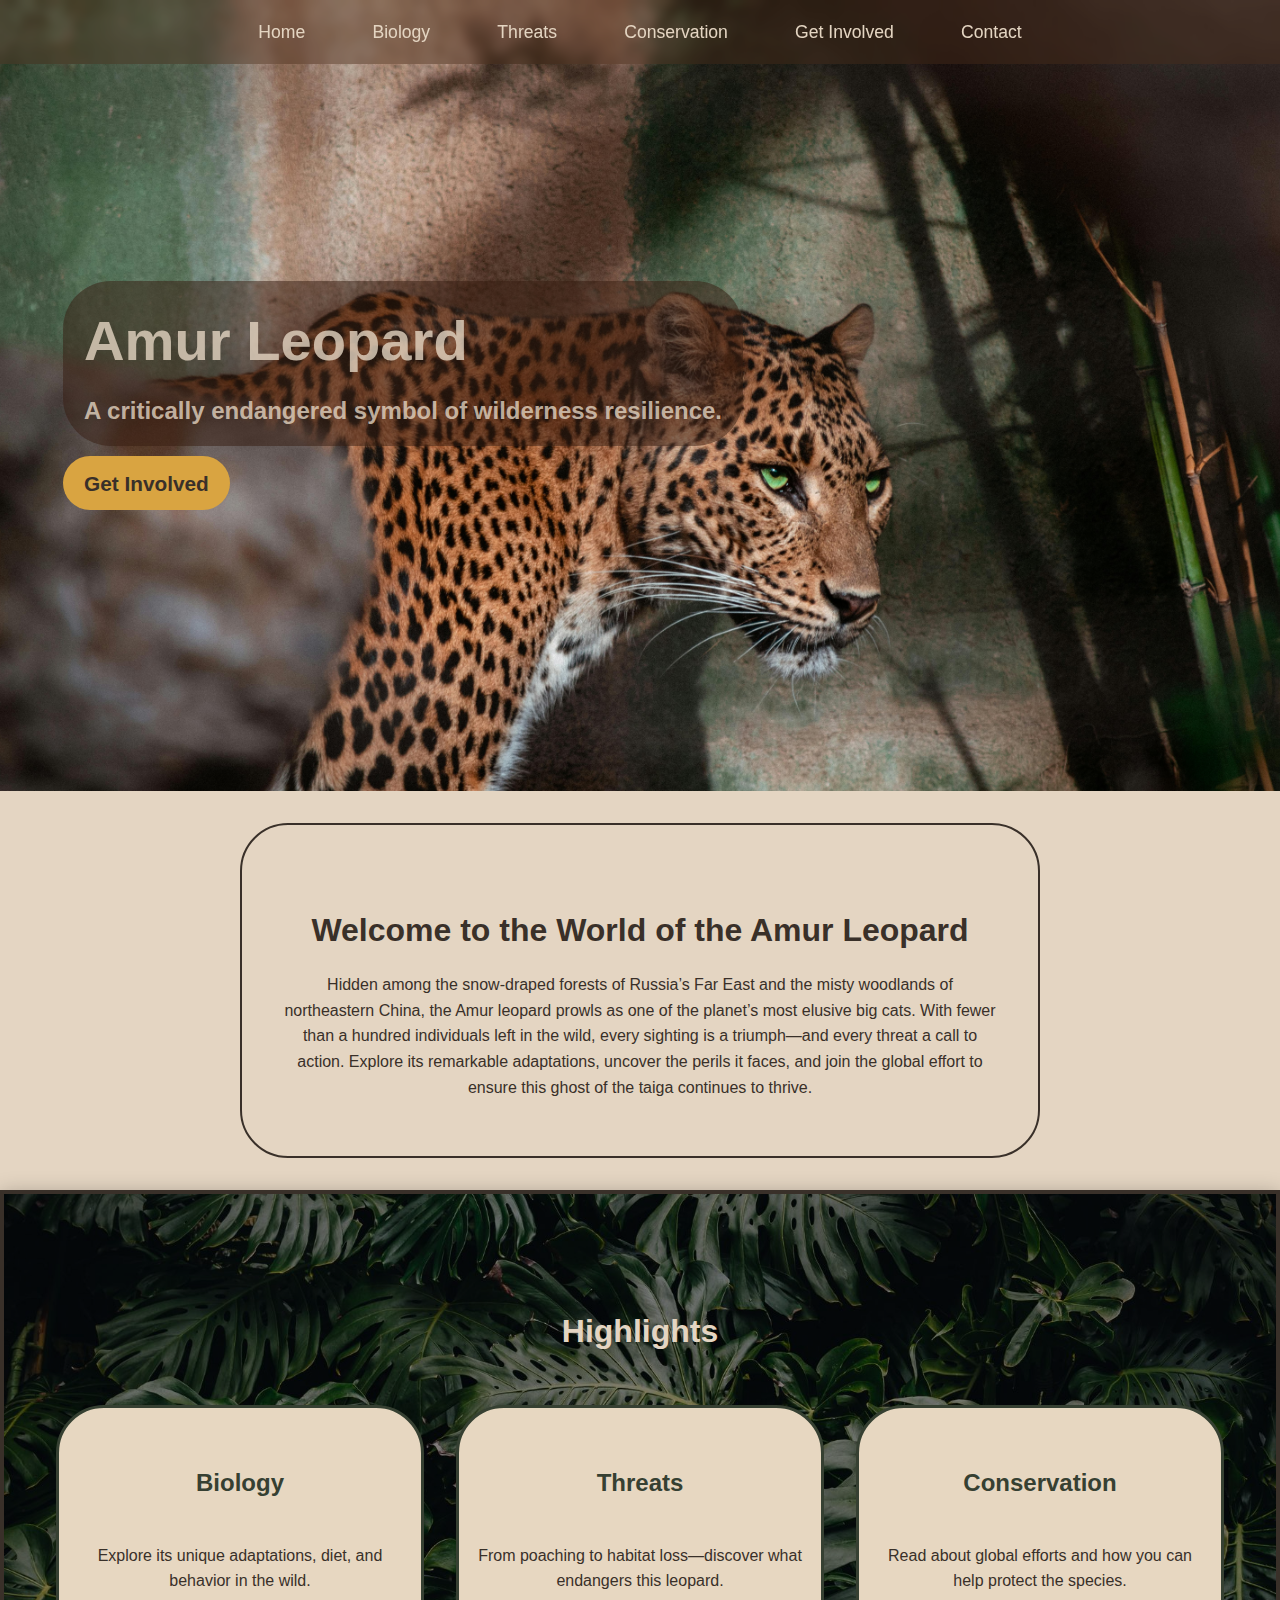
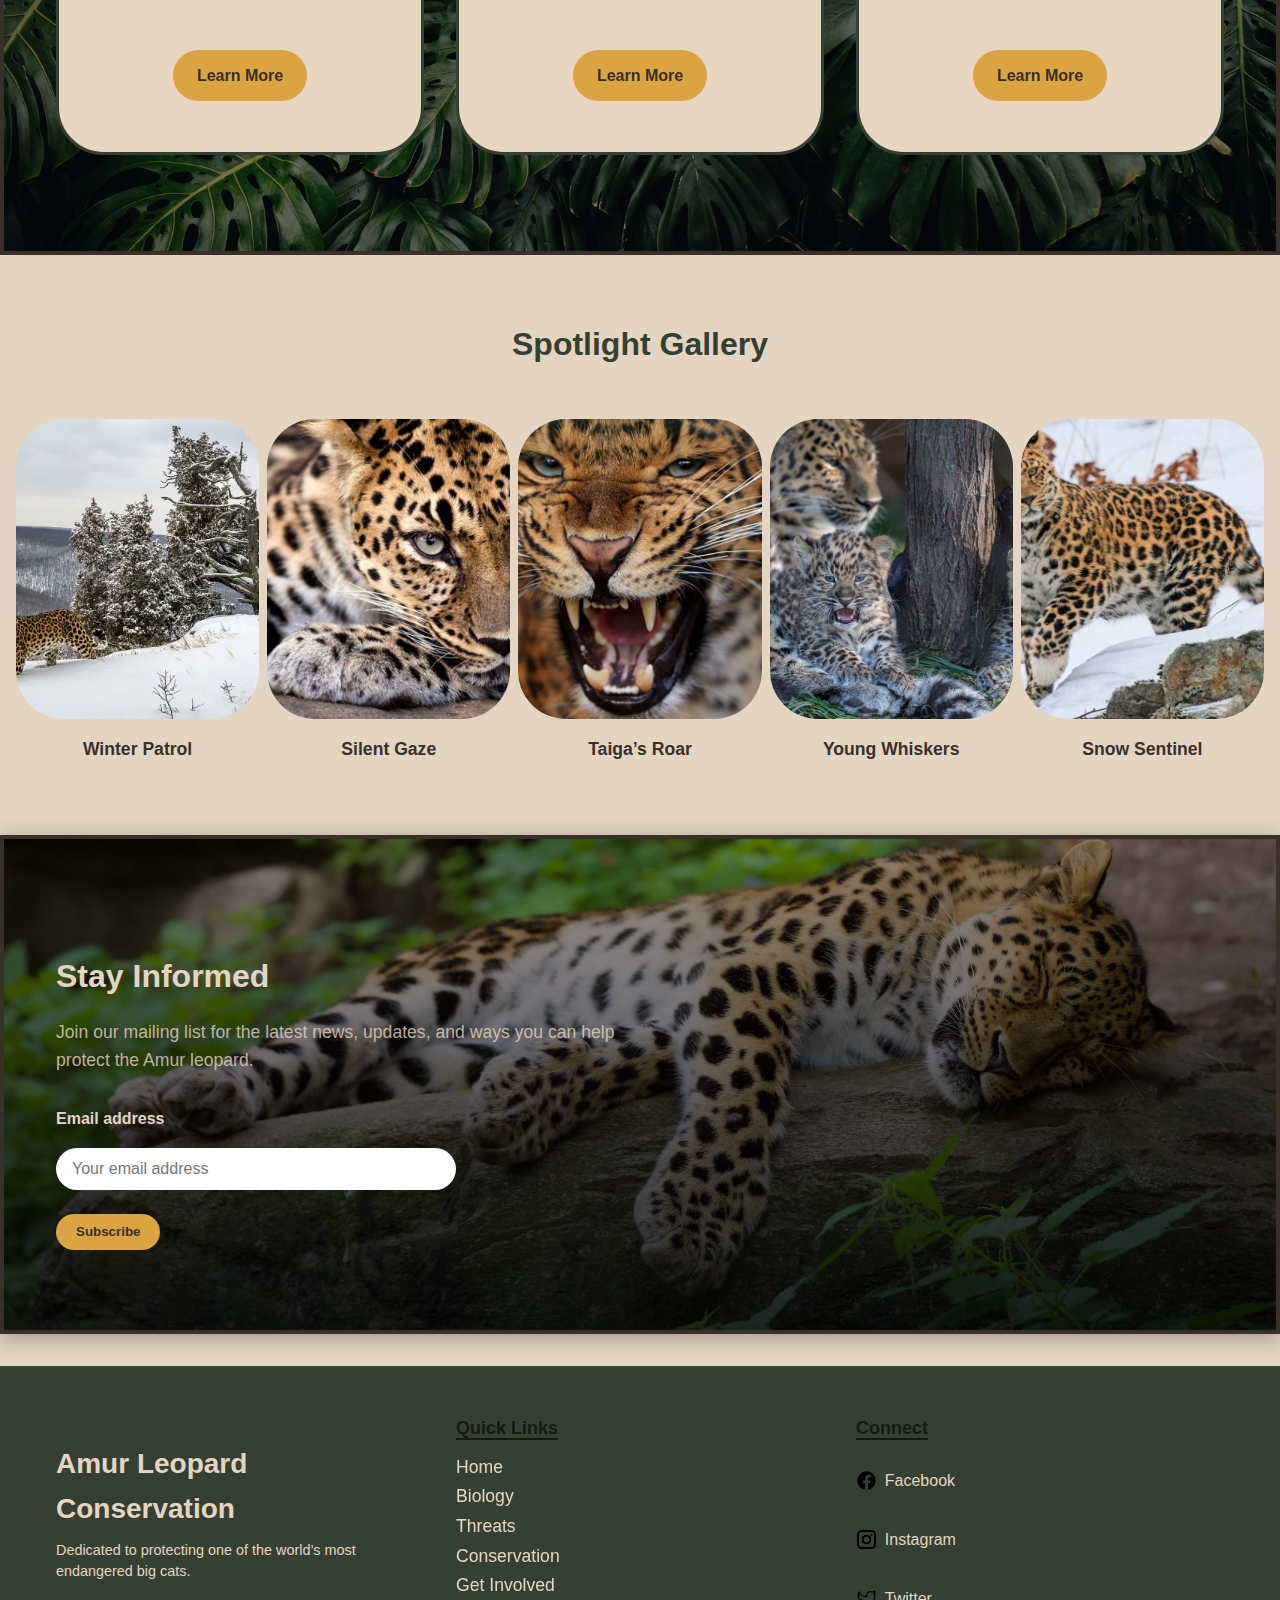
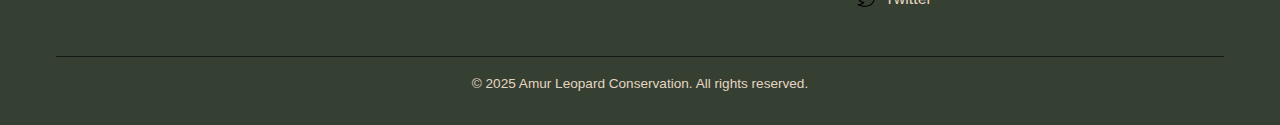
<file: index.html>
<!DOCTYPE html>
<html lang="en">
<head>
    <meta charset="UTF-8" />
    <meta http-equiv="X-UA-Compatible" content="IE=edge" />
    <meta name="viewport" content="width=device-width, initial-scale=1.0" />
    <title>Amur Leopard (Panthera pardus orientalis) – Home</title>
    <link rel="stylesheet" href="css/style.css" />
</head>
<body>

<!-- Navigation -->
<nav id="main-nav" aria-label="Primary">
    <!-- Hamburger toggle (hidden on desktop) -->
    <input type="checkbox" id="nav-toggle" class="nav-toggle" />
    <label for="nav-toggle" class="nav-toggle-label">
        <span></span>
    </label>
    <ul class="nav-menu">
        <li><a href="index.html">Home</a></li>
        <li><a href="pages/biology.html">Biology</a></li>
        <li><a href="pages/threats.html">Threats</a></li>
        <li><a href="pages/conservation.html">Conservation</a></li>
        <li><a href="pages/get-involved.html">Get Involved</a></li>
        <li><a href="pages/contact.html">Contact</a></li>
    </ul>
</nav>

<!-- Hero Section -->
<section class="hero">
    <div class="hero-overlay"></div>
    <div class="hero-text">
        <div class="hero-heading">
            <h1>Amur Leopard</h1>
            <h2>A critically endangered symbol of wilderness resilience.</h2>
        </div>
        <a href="pages/get-involved.html" class="btn">Get Involved</a>
    </div>
</section>

<!-- Main Content -->
<main>

    <!-- 1. Intro -->
    <section id="intro" class="intro">
        <div class="container">
            <h2>Welcome to the World of the Amur Leopard</h2>
            <p>
                Hidden among the snow-draped forests of Russia’s Far East and the misty
                woodlands of northeastern China, the Amur leopard prowls as one of the
                planet’s most elusive big cats. With fewer than a hundred individuals
                left in the wild, every sighting is a triumph—and every threat a call to
                action. Explore its remarkable adaptations, uncover the perils it faces,
                and join the global effort to ensure this ghost of the taiga continues
                to thrive.
            </p>
        </div>
    </section>

    <!-- 2. Highlights -->
    <section id="highlights">
        <div class="container">
            <h2 class="section-title">Highlights</h2>
            <div class="highlights-grid">
                <div class="card">
                    <h3>Biology</h3>
                    <p>Explore its unique adaptations, diet, and behavior in the wild.</p>
                    <a href="pages/biology.html" class="btn">Learn More</a>
                </div>
                <div class="card">
                    <h3>Threats</h3>
                    <p>From poaching to habitat loss—discover what endangers this leopard.</p>
                    <a href="pages/threats.html" class="btn">Learn More</a>
                </div>
                <div class="card">
                    <h3>Conservation</h3>
                    <p>Read about global efforts and how you can help protect the species.</p>
                    <a href="pages/conservation.html" class="btn">Learn More</a>
                </div>
            </div>
        </div>
    </section>

    <!-- 3. Spotlight Gallery -->
    <section id="spotlight-gallery">
        <div class="container">
            <h2 class="section-title">Spotlight Gallery</h2>
            <div class="gallery-grid">

                <a href="images/snow.jpg" target="_blank" class="gallery-item">
                    <img src="images/snow.jpg" alt="Amur leopard in snow">
                    <h3>Winter Patrol</h3>
                </a>

                <a href="images/front.jpg" target="_blank" class="gallery-item">
                    <img src="images/front.jpg" alt="Close-up portrait of an Amur leopard">
                    <h3>Silent Gaze</h3>
                </a>

                <a href="images/attack.jpg" target="_blank" class="gallery-item">
                    <img src="images/attack.jpg" alt="Leopard ready to attack">
                    <h3>Taiga’s Roar</h3>
                </a>

                <a href="images/family.jpg" target="_blank" class="gallery-item">
                    <img src="images/family.jpg" alt="Leopard with cubs">
                    <h3>Young Whiskers</h3>
                </a>

                <a href="images/winter.jpg" target="_blank" class="gallery-item">
                    <img src="images/winter.jpg" alt="Leopard in winter snow">
                    <h3>Snow Sentinel</h3>
                </a>

            </div>
        </div>
    </section>

    <!-- 4. Newsletter Section -->
    <section id="newsletter" class="newsletter">
        <div class="container">
            <h2 class="section-title">Stay Informed</h2>
            <p class="newsletter-text">
                Join our mailing list for the latest news, updates, and ways you can help
                protect the Amur leopard.
            </p>
            <form class="newsletter-form" action="#" method="post">
                <label for="email-newsletter" class="sr-only">Email address</label>
                <input
                        type="email"
                        id="email-newsletter"
                        name="email"
                        placeholder="Your email address"
                        required
                />
                <button type="submit" class="btn">Subscribe</button>
            </form>
        </div>
    </section>

</main>

<!-- Footer -->
<footer id="site-footer">
    <div class="container">
        <div class="footer-grid">

            <!-- Branding/About -->
            <div class="footer-brand">
                <h3>Amur Leopard Conservation</h3>
                <p>Dedicated to protecting one of the world’s most endangered big cats.</p>
            </div>

            <!-- Quick Links -->
            <nav class="footer-nav">
                <h4>Quick Links</h4>
                <ul>
                    <li><a href="index.html">Home</a></li>
                    <li><a href="pages/biology.html">Biology</a></li>
                    <li><a href="pages/threats.html">Threats</a></li>
                    <li><a href="pages/conservation.html">Conservation</a></li>
                    <li><a href="pages/get-involved.html">Get Involved</a></li>
                </ul>
            </nav>

            <!-- Social / Contact -->
            <div class="footer-social">
                <h4>Connect</h4>
                <ul>
                    <li>
                        <a href="#" aria-label="Facebook">
                            <img src="images/facebook.png" alt="" />
                            <span>Facebook</span>
                        </a>
                    </li>
                    <li>
                        <a href="#" aria-label="Instagram">
                            <img src="images/instagram.png" alt="" />
                            <span>Instagram</span>
                        </a>
                    </li>
                    <li>
                        <a href="#" aria-label="Twitter">
                            <img src="images/twitter.png" alt="" />
                            <span>Twitter</span>
                        </a>
                    </li>
                </ul>
            </div>

        </div>

        <!-- Bottom bar -->
        <div class="footer-bottom">
            <p>&copy; 2025 Amur Leopard Conservation. All rights reserved.</p>
        </div>
    </div>
</footer>

</body>
</html>
</file>
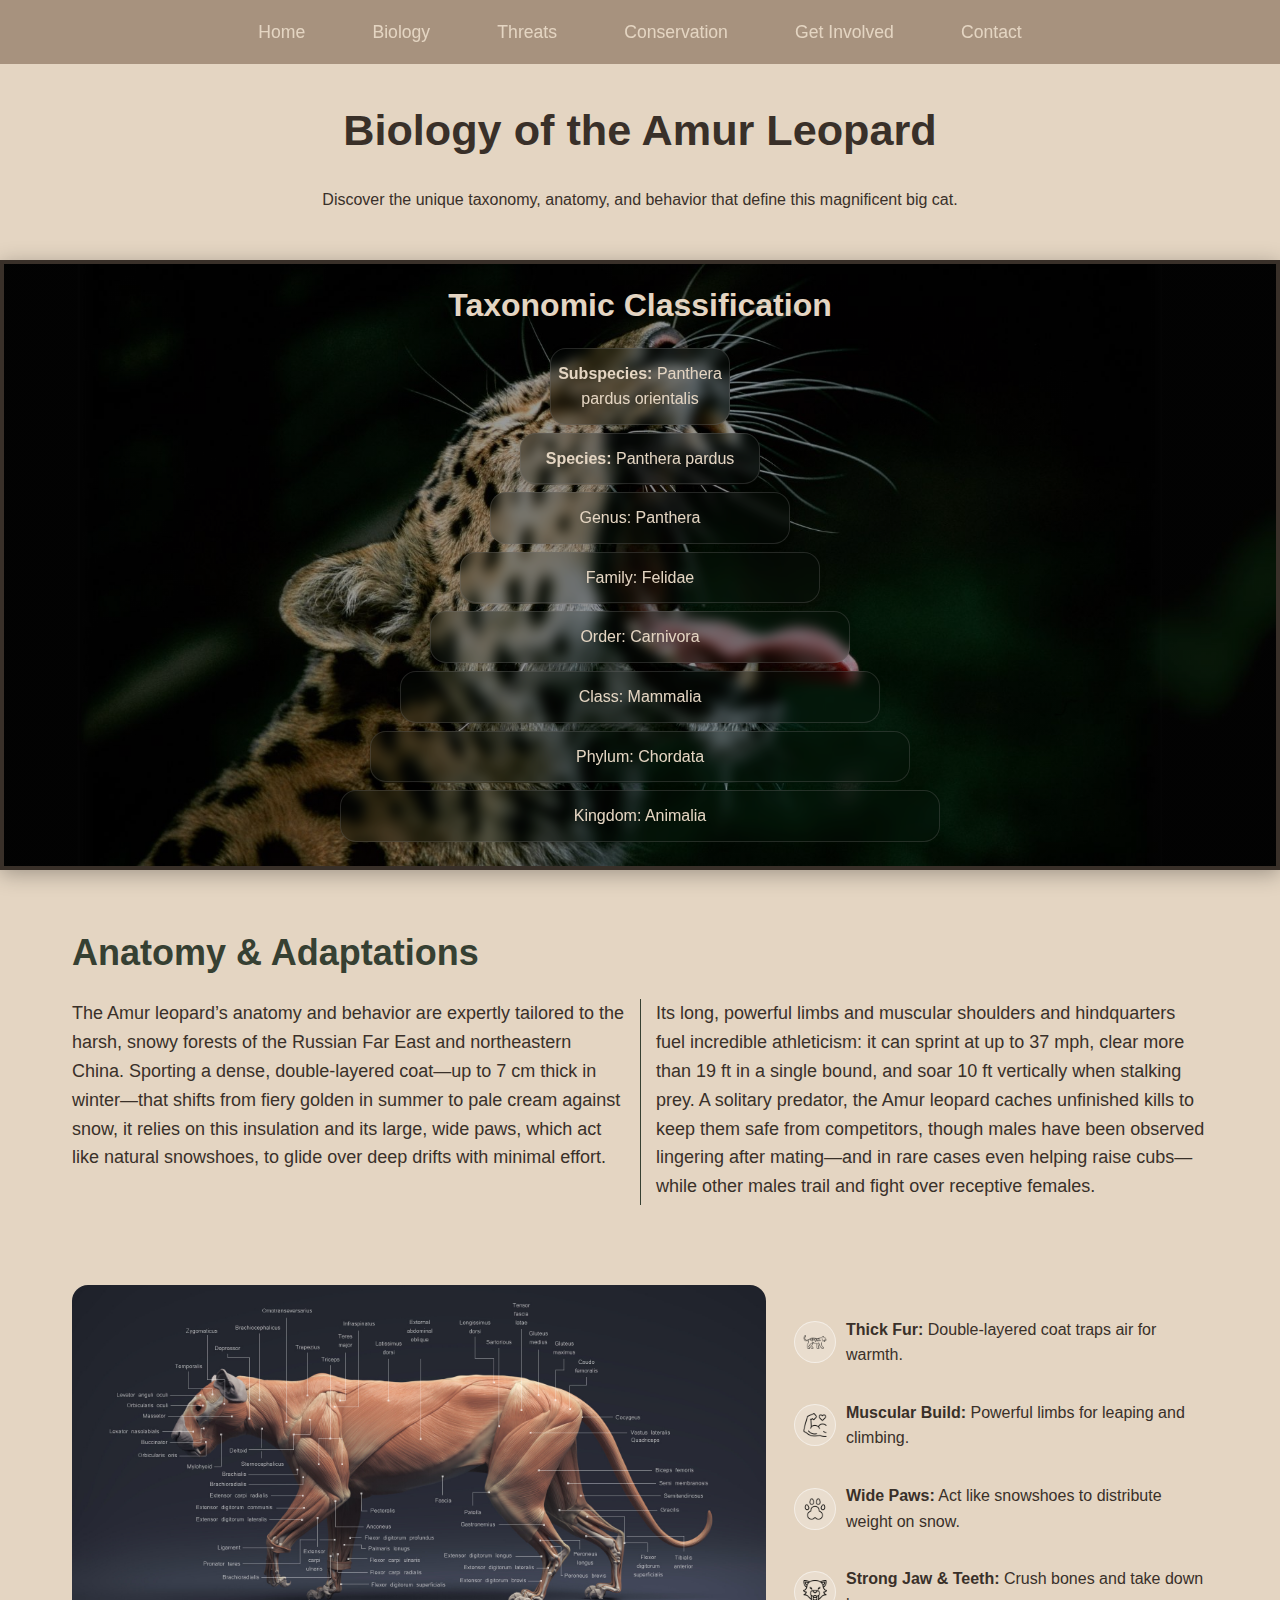
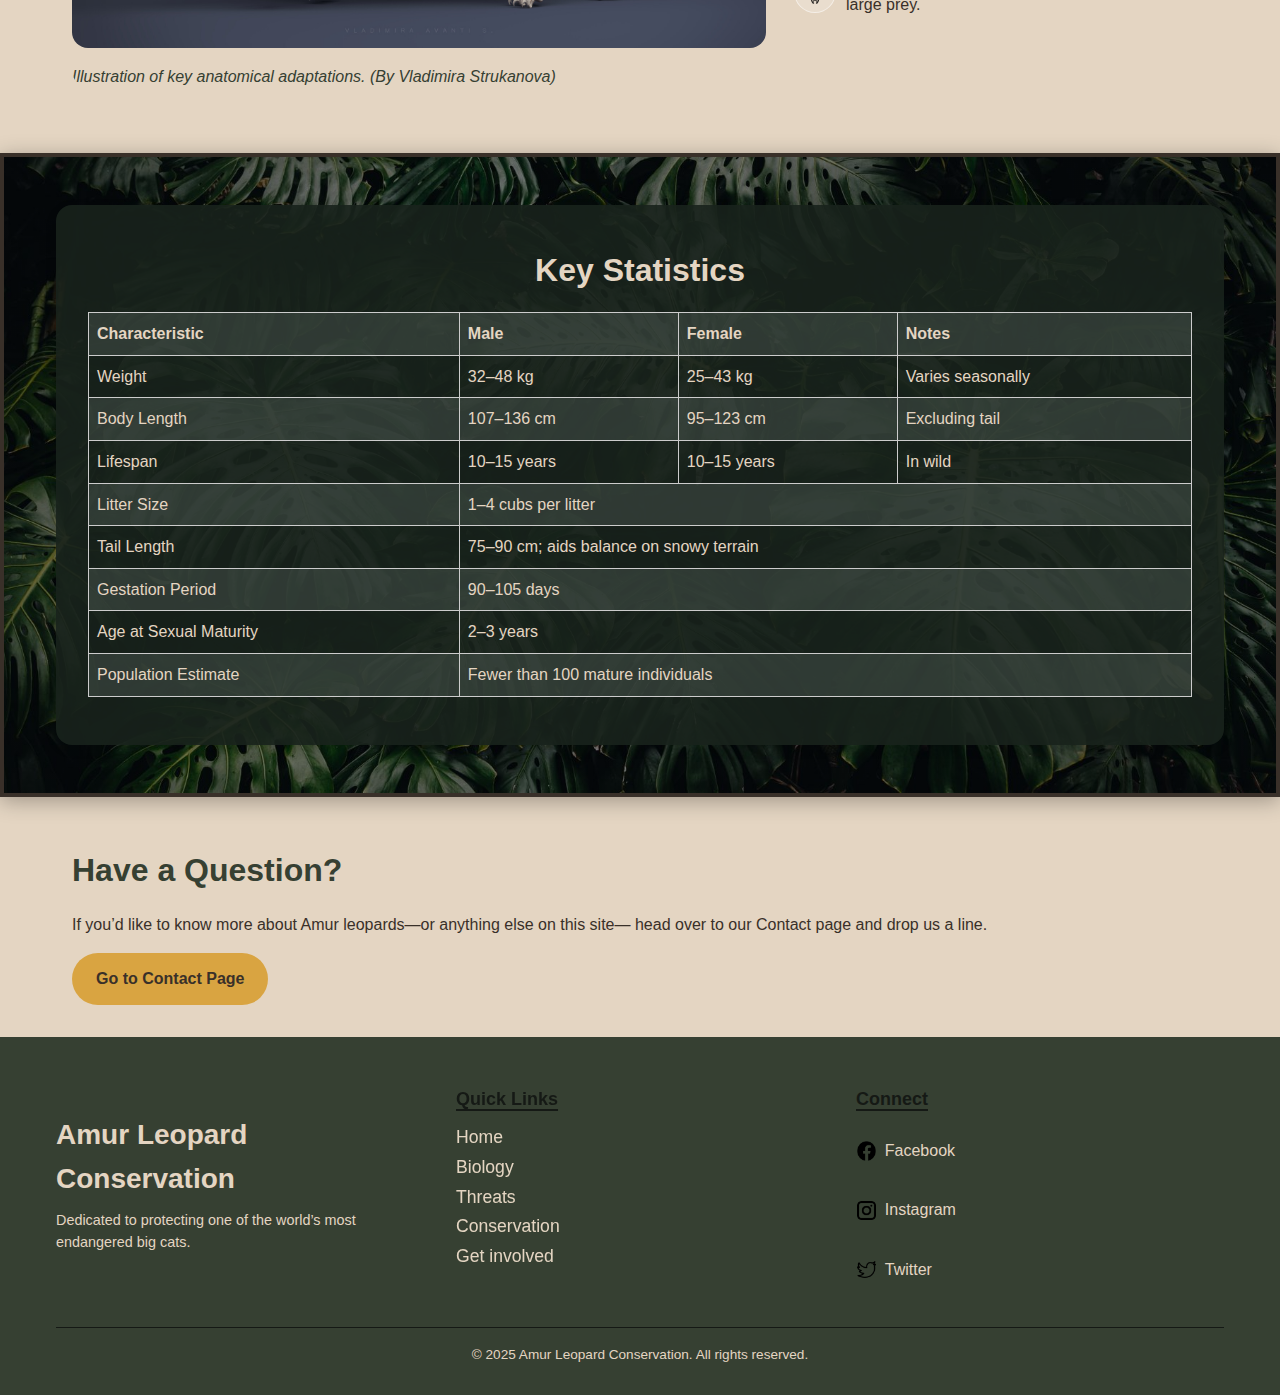
<file: pages/biology.html>
<!DOCTYPE html>
<html lang="en">
<head>
    <meta charset="UTF-8" />
    <meta http-equiv="X-UA-Compatible" content="IE=edge" />
    <meta name="viewport" content="width=device-width, initial-scale=1.0" />
    <title>Biology - Amur Leopard Conservation</title>
    <!-- External CSS -->
    <link rel="stylesheet" href="../css/style.css" />

    <!-- Internal CSS table styling and form layout-->
    <style>
        /* Internal CSS:  */
        #biology-table {
            width: 100%;
            border-collapse: collapse;
            margin: 1em 0;
        }
        #biology-table th,
        #biology-table td {
            border: 1px solid #ccc;
            padding: 0.5em;
            text-align: left;
        }
        #question-form {
            margin: 2em 0;
            display: flex;
            flex-direction: column;
        }
        #question-form label {
            margin-bottom: 0.5em;
        }
        #question-form input,
        #question-form textarea {
            padding: 0.5em;
            font-size: 1em;
            margin-bottom: 1em;
            max-width: 400px;
        }
        .intro {
            margin-top: calc(var(--nav-height) + 20px);
        }
    </style>
</head>
<body>
<!-- Header with blur effect -->
<header>
    <nav id="main-nav" aria-label="Primary">
        <!-- Hamburger toggle (hidden on desktop) -->
        <input type="checkbox" id="nav-toggle" class="nav-toggle" />
        <label for="nav-toggle" class="nav-toggle-label">
            <span></span>
        </label>
        <ul class="nav-menu">
            <li><a href="../index.html">Home</a></li>
            <li><a href="biology.html" aria-current="page">Biology</a></li>
            <li><a href="threats.html">Threats</a></li>
            <li><a href="conservation.html">Conservation</a></li>
            <li><a href="get-involved.html">Get Involved</a></li>
            <li><a href="contact.html">Contact</a></li>
        </ul>
    </nav>
</header>

<main>
    <!-- Section Header: title + subtitle -->
    <section class="section-header container">
        <h1>Biology of the Amur Leopard</h1>
        <p>Discover the unique taxonomy, anatomy, and behavior that define this magnificent big cat.</p>
    </section>

    <!-- Taxonomy “Bleed” Section -->
    <section id="taxonomy-bleed">
        <div class="container">
            <div class="taxonomy-pyramid-card">
                <h2>Taxonomic Classification</h2>
                <div class="taxonomy-pyramid">
                    <div class="pyramid-level" style="--w:100%">Kingdom: Animalia</div>
                    <div class="pyramid-level" style="--w:90%">Phylum: Chordata</div>
                    <div class="pyramid-level" style="--w:80%">Class: Mammalia</div>
                    <div class="pyramid-level" style="--w:70%">Order: Carnivora</div>
                    <div class="pyramid-level" style="--w:60%">Family: Felidae</div>
                    <div class="pyramid-level" style="--w:50%">Genus: Panthera</div>
                    <div class="pyramid-level" style="--w:40%"><em>Species:</em> Panthera pardus</div>
                    <div class="pyramid-level" style="--w:30%"><em>Subspecies:</em> Panthera pardus orientalis</div>
                </div>
            </div>
        </div>
    </section>

    <!-- Anatomy & Adaptations -->
    <section id="anatomy" class="adaptations-section">
        <div class="container anatomy-card">
            <div class="anatomy-content">
                <div class="column-text">
                    <h2>Anatomy &amp; Adaptations</h2>
                    <p>
                        The Amur leopard’s anatomy and behavior are expertly tailored to the harsh,
                        snowy forests of the Russian Far East and northeastern China. Sporting a dense,
                        double‐layered coat—up to 7 cm thick in winter—that shifts from fiery golden in
                        summer to pale cream against snow, it relies on this insulation and its large,
                        wide paws, which act like natural snowshoes, to glide over deep drifts with minimal
                        effort.
                    </p>
                    <p>
                        Its long, powerful limbs and muscular shoulders and hindquarters fuel incredible
                        athleticism: it can sprint at up to 37 mph, clear more than 19 ft in a single
                        bound, and soar 10 ft vertically when stalking prey. A solitary predator, the Amur
                        leopard caches unfinished kills to keep them safe from competitors, though males
                        have been observed lingering after mating—and in rare cases even helping raise
                        cubs—while other males trail and fight over receptive females.
                    </p>
                </div>
            </div>

            <div class="anatomy-media">
                <figure class="media-figure">
                    <a href="../images/anatomy.jpg" target="_blank" rel="noopener">
                        <img src="../images/anatomy.jpg" alt="Diagram of Amur leopard anatomical features" loading="lazy">
                    </a>
                    <figcaption>
                        <em>Illustration of key anatomical adaptations.</em>
                        <span>(By Vladimira Strukanova)</span>
                    </figcaption>
                </figure>

                <ul class="feature-list media-features">
                    <li class="feature feature--fur">
                        <strong>Thick Fur:</strong> Double-layered coat traps air for warmth.
                    </li>
                    <li class="feature feature--muscle">
                        <strong>Muscular Build:</strong> Powerful limbs for leaping and climbing.
                    </li>
                    <li class="feature feature--paws">
                        <strong>Wide Paws:</strong> Act like snowshoes to distribute weight on snow.
                    </li>
                    <li class="feature feature--jaw">
                        <strong>Strong Jaw &amp; Teeth:</strong> Crush bones and take down large prey.
                    </li>
                </ul>
            </div>
        </div>
    </section>

    <!-- Statistics Table with full-width background -->
    <section id="statistics-bleed">
        <div class="container">
            <div class="stats-card">
                <h2>Key Statistics</h2>
                <table id="biology-table">
                    <thead>
                    <tr>
                        <th>Characteristic</th>
                        <th>Male</th>
                        <th>Female</th>
                        <th>Notes</th>
                    </tr>
                    </thead>
                    <tbody>
                    <tr>
                        <td>Weight</td>
                        <td>32–48 kg</td>
                        <td>25–43 kg</td>
                        <td>Varies seasonally</td>
                    </tr>
                    <tr>
                        <td>Body Length</td>
                        <td>107–136 cm</td>
                        <td>95–123 cm</td>
                        <td>Excluding tail</td>
                    </tr>
                    <tr>
                        <td>Lifespan</td>
                        <td>10–15 years</td>
                        <td>10–15 years</td>
                        <td>In wild</td>
                    </tr>
                    <tr>
                        <td>Litter Size</td>
                        <td colspan="3">1–4 cubs per litter</td>
                    </tr>
                    <tr>
                        <td>Tail Length</td>
                        <td colspan="3">75–90 cm; aids balance on snowy terrain</td>
                    </tr>
                    <tr>
                        <td>Gestation Period</td>
                        <td colspan="3">90–105 days</td>
                    </tr>
                    <tr>
                        <td>Age at Sexual Maturity</td>
                        <td colspan="3">2–3 years</td>
                    </tr>
                    <tr>
                        <td>Population Estimate</td>
                        <td colspan="3">Fewer than 100 mature individuals</td>
                    </tr>
                    </tbody>
                </table>
            </div>
        </div>
    </section>

    <!-- Call to Action -->
    <section id="quiz">
        <div class="container">
            <h2>Have a Question?</h2>
            <p>
                If you’d like to know more about Amur leopards—or anything else on this site—
                head over to our Contact page and drop us a line.
            </p>
            <a href="contact.html" class="btn">Go to Contact Page</a>
        </div>
    </section>
</main>

<!-- Footer -->
<footer id="site-footer">
    <div class="container">
        <div class="footer-grid">

            <!-- Branding/About -->
            <div class="footer-brand">
                <h3>Amur Leopard Conservation</h3>
                <p>Dedicated to protecting one of the world’s most endangered big cats.</p>
            </div>

            <!-- Quick Links -->
            <nav class="footer-nav">
                <h4>Quick Links</h4>
                <ul>
                    <li><a href="../index.html">Home</a></li>
                    <li><a href="biology.html">Biology</a></li>
                    <li><a href="threats.html">Threats</a></li>
                    <li><a href="conservation.html">Conservation</a></li>
                    <li><a href="get-involved.html">Get involved</a></li>
                </ul>
            </nav>

            <!-- Social / Contact -->
            <div class="footer-social">
                <h4>Connect</h4>
                <ul>
                    <li>
                        <a href="#" aria-label="Facebook">
                            <img src="../images/facebook.png" alt="" />
                            <span>Facebook</span>
                        </a>
                    </li>
                    <li>
                        <a href="#" aria-label="Instagram">
                            <img src="../images/instagram.png" alt="" />
                            <span>Instagram</span>
                        </a>
                    </li>
                    <li>
                        <a href="#" aria-label="Twitter">
                            <img src="../images/twitter.png" alt="" />
                            <span>Twitter</span>
                        </a>
                    </li>
                </ul>
            </div>

        </div>

        <!-- Bottom bar -->
        <div class="footer-bottom">
            <p>&copy; 2025 Amur Leopard Conservation. All rights reserved.</p>
        </div>
    </div>
</footer>
</body>
</html>
</file>
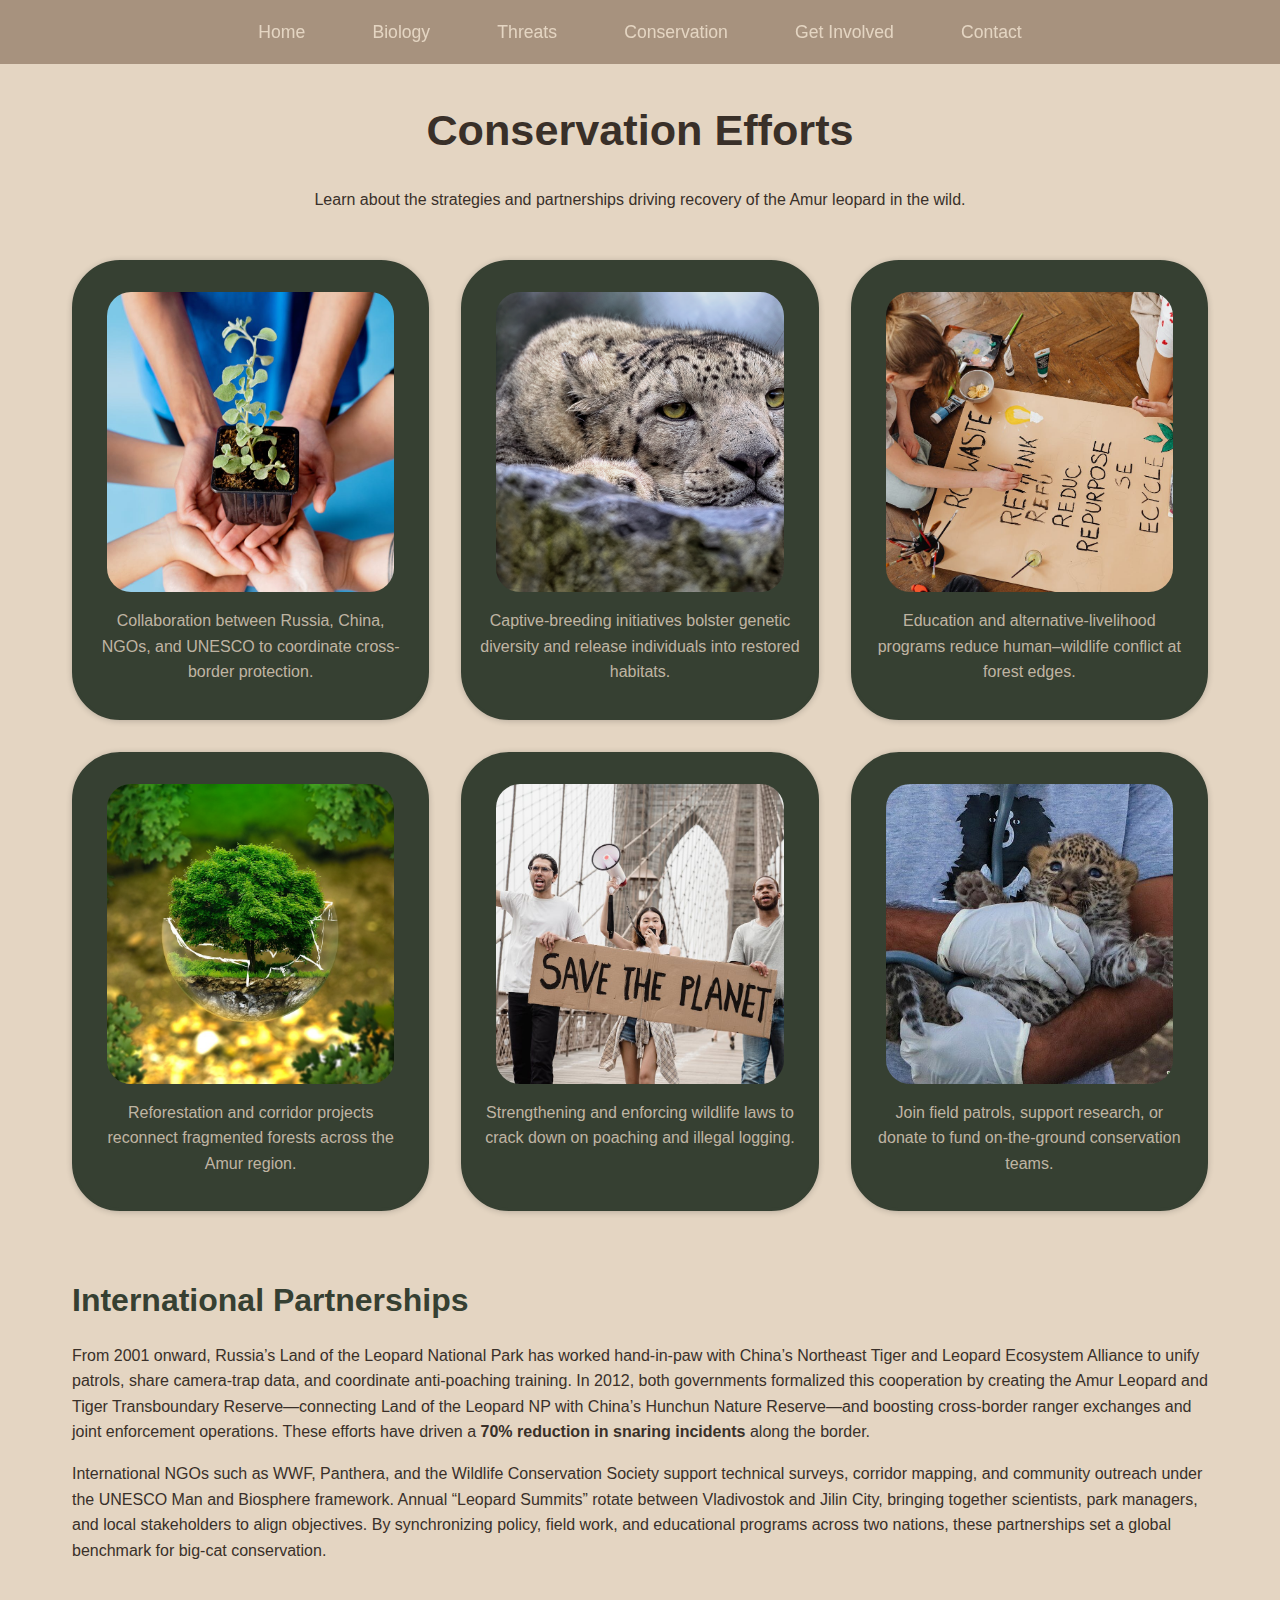
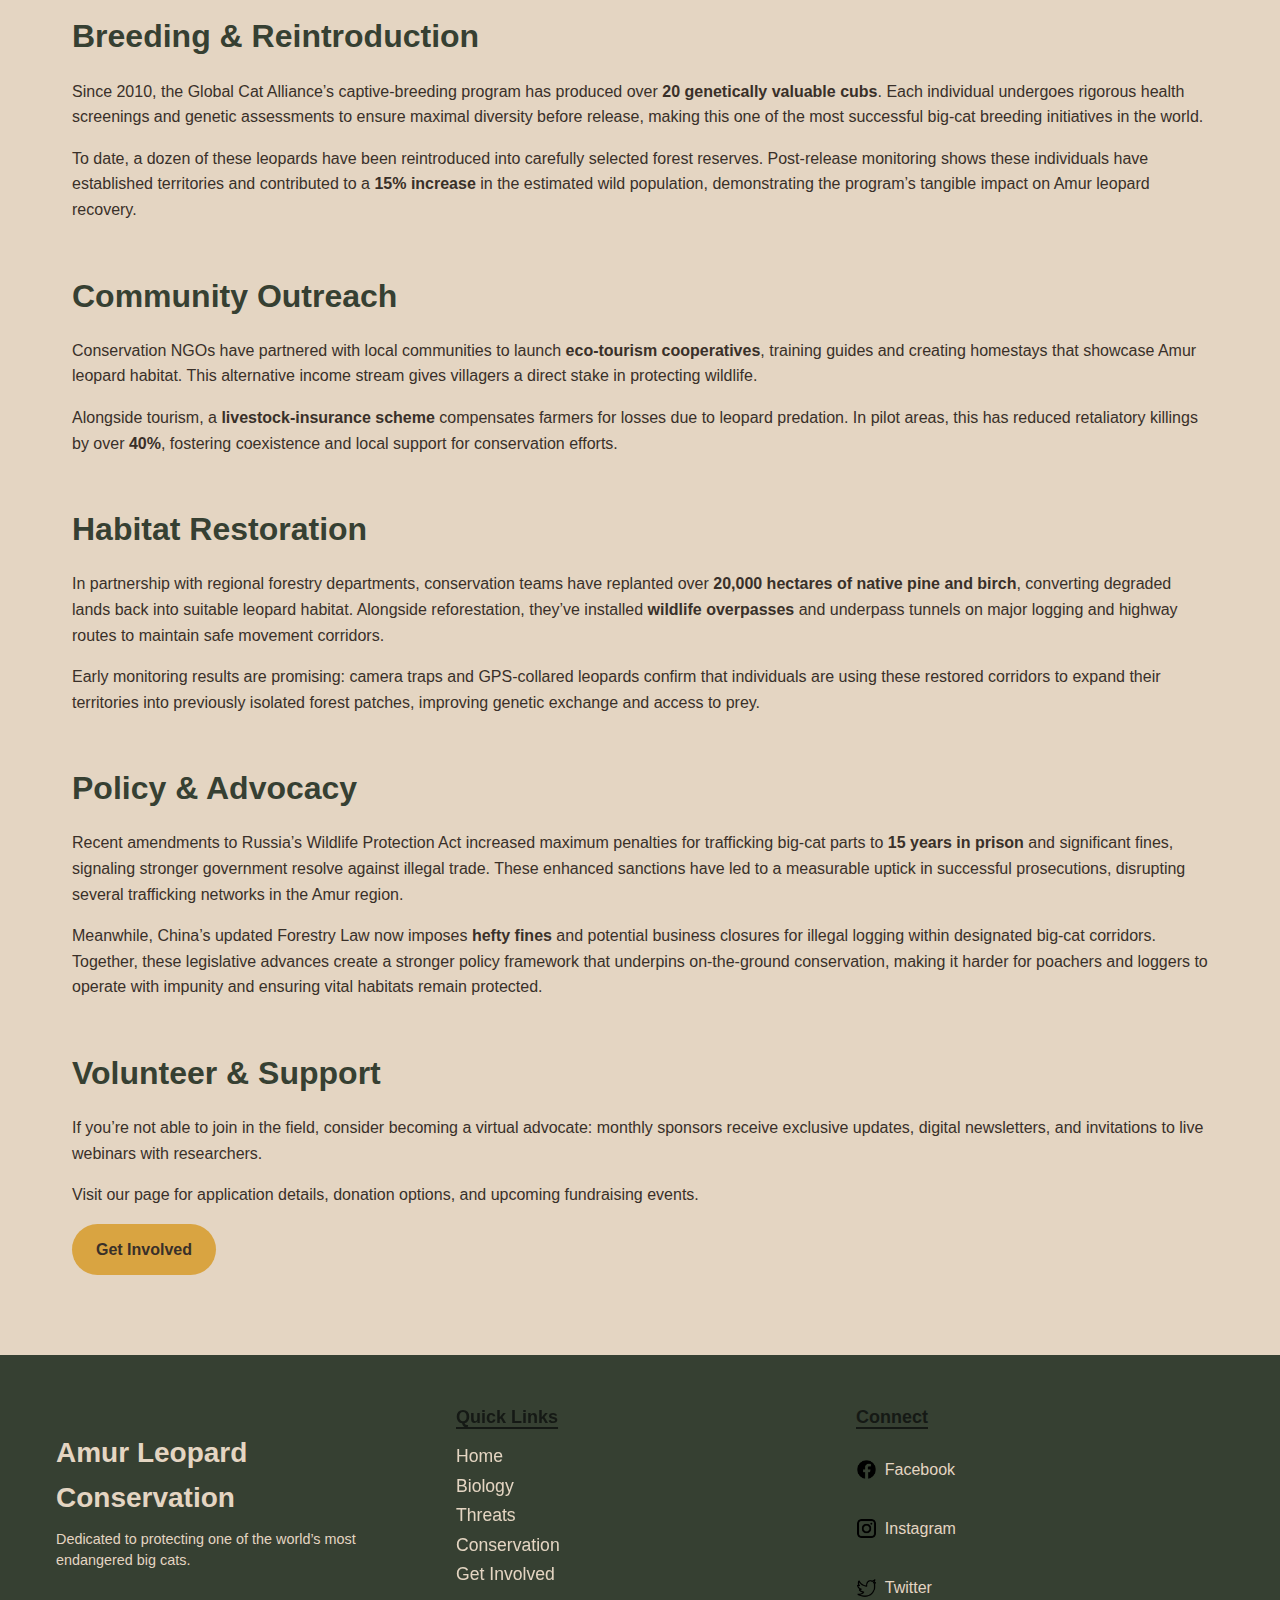
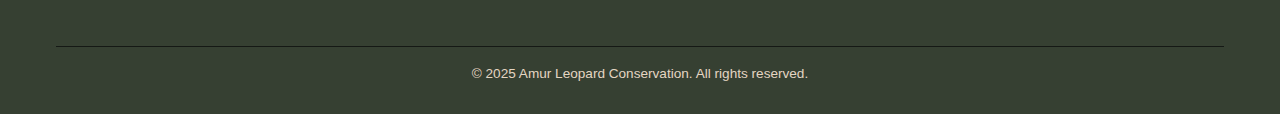
<file: pages/conservation.html>
<!DOCTYPE html>
<html lang="en">
<head>
    <meta charset="UTF-8">
    <meta name="viewport" content="width=device-width,initial-scale=1.0">
    <title>Conservation – Amur Leopard Conservation</title>
    <link rel="stylesheet" href="../css/style.css">
</head>
<body>
<!-- Header with blur effect -->
<header>
    <nav id="main-nav" aria-label="Primary">
        <!-- Hamburger toggle (hidden on desktop) -->
        <input type="checkbox" id="nav-toggle" class="nav-toggle" />
        <label for="nav-toggle" class="nav-toggle-label">
            <span></span>
        </label>
        <ul class="nav-menu">
            <li><a href="../index.html">Home</a></li>
            <li><a href="biology.html" aria-current="page">Biology</a></li>
            <li><a href="threats.html">Threats</a></li>
            <li><a href="conservation.html">Conservation</a></li>
            <li><a href="get-involved.html">Get Involved</a></li>
            <li><a href="contact.html">Contact</a></li>
        </ul>
    </nav>
</header>

<main>
    <!-- Section Header -->
    <section class="section-header container">
        <h1>Conservation Efforts</h1>
        <p>Learn about the strategies and partnerships driving recovery of the Amur leopard in the wild.</p>
    </section>

    <!-- Conservation Highlights Grid -->
    <section class="conservation-grid container">
        <a href="#partnerships" class="card">
            <img src="../images/partnerships.jpg" alt="International Partnerships" loading="lazy">
            <h3>International Partnerships</h3>
            <p>Collaboration between Russia, China, NGOs, and UNESCO to coordinate cross‐border protection.</p>
        </a>
        <a href="#breeding" class="card">
            <img src="../images/breeding.png" alt="Breeding Programs" loading="lazy">
            <h3>Breeding & Reintroduction</h3>
            <p>Captive‐breeding initiatives bolster genetic diversity and release individuals into restored habitats.</p>
        </a>
        <a href="#community" class="card">
            <img src="../images/community.jpg" alt="Community Outreach" loading="lazy">
            <h3>Community Outreach</h3>
            <p>Education and alternative‐livelihood programs reduce human–wildlife conflict at forest edges.</p>
        </a>
        <a href="#restoration" class="card">
            <img src="../images/restoration.jpg" alt="Habitat Restoration" loading="lazy">
            <h3>Habitat Restoration</h3>
            <p>Reforestation and corridor projects reconnect fragmented forests across the Amur region.</p>
        </a>
        <a href="#policy" class="card">
            <img src="../images/policy.jpg" alt="Policy & Advocacy" loading="lazy">
            <h3>Policy & Advocacy</h3>
            <p>Strengthening and enforcing wildlife laws to crack down on poaching and illegal logging.</p>
        </a>
        <a href="#volunteer" class="card">
            <img src="../images/volunteer.jpg" alt="Volunteer & Support" loading="lazy">
            <h3>Volunteer & Support</h3>
            <p>Join field patrols, support research, or donate to fund on-the-ground conservation teams.</p>
        </a>
    </section>

    <!-- Detailed Sections -->
    <section class="container">
        <article id="partnerships">
            <h2>International Partnerships</h2>
            <p>From 2001 onward, Russia’s Land of the Leopard National Park has worked hand-in-paw with China’s Northeast Tiger and Leopard Ecosystem Alliance to unify patrols, share camera-trap data, and coordinate anti-poaching training. In 2012, both governments formalized this cooperation by creating the Amur Leopard and Tiger Transboundary Reserve—connecting Land of the Leopard NP with China’s Hunchun Nature Reserve—and boosting cross-border ranger exchanges and joint enforcement operations. These efforts have driven a <strong>70% reduction in snaring incidents</strong> along the border.</p>

            <p>International NGOs such as WWF, Panthera, and the Wildlife Conservation Society support technical surveys, corridor mapping, and community outreach under the UNESCO Man and Biosphere framework. Annual “Leopard Summits” rotate between Vladivostok and Jilin City, bringing together scientists, park managers, and local stakeholders to align objectives. By synchronizing policy, field work, and educational programs across two nations, these partnerships set a global benchmark for big-cat conservation.</p>
        </article>

        <article id="breeding">
            <h2>Breeding &amp; Reintroduction</h2>
            <p>Since 2010, the Global Cat Alliance’s captive-breeding program has produced over <strong>20 genetically valuable cubs</strong>. Each individual undergoes rigorous health screenings and genetic assessments to ensure maximal diversity before release, making this one of the most successful big-cat breeding initiatives in the world.</p>

            <p>To date, a dozen of these leopards have been reintroduced into carefully selected forest reserves. Post-release monitoring shows these individuals have established territories and contributed to a <strong>15% increase</strong> in the estimated wild population, demonstrating the program’s tangible impact on Amur leopard recovery. </p>
        </article>

        <article id="community">
            <h2>Community Outreach</h2>
            <p>Conservation NGOs have partnered with local communities to launch <strong>eco-tourism cooperatives</strong>, training guides and creating homestays that showcase Amur leopard habitat. This alternative income stream gives villagers a direct stake in protecting wildlife.</p>

            <p>Alongside tourism, a <strong>livestock-insurance scheme</strong> compensates farmers for losses due to leopard predation. In pilot areas, this has reduced retaliatory killings by over <strong>40%</strong>, fostering coexistence and local support for conservation efforts.</p>
        </article>

        <article id="restoration">
            <h2>Habitat Restoration</h2>
            <p>In partnership with regional forestry departments, conservation teams have replanted over <strong>20,000 hectares of native pine and birch</strong>, converting degraded lands back into suitable leopard habitat. Alongside reforestation, they’ve installed <strong>wildlife overpasses</strong> and underpass tunnels on major logging and highway routes to maintain safe movement corridors.</p>

            <p>Early monitoring results are promising: camera traps and GPS‐collared leopards confirm that individuals are using these restored corridors to expand their territories into previously isolated forest patches, improving genetic exchange and access to prey.</p>
        </article>

        <article id="policy">
            <h2>Policy &amp; Advocacy</h2>
            <p>Recent amendments to Russia’s Wildlife Protection Act increased maximum penalties for trafficking big-cat parts to <strong>15 years in prison</strong> and significant fines, signaling stronger government resolve against illegal trade. These enhanced sanctions have led to a measurable uptick in successful prosecutions, disrupting several trafficking networks in the Amur region.</p>

            <p>Meanwhile, China’s updated Forestry Law now imposes <strong>hefty fines</strong> and potential business closures for illegal logging within designated big-cat corridors. Together, these legislative advances create a stronger policy framework that underpins on-the-ground conservation, making it harder for poachers and loggers to operate with impunity and ensuring vital habitats remain protected.</p>
        </article>

        <article id="volunteer">
            <h2>Volunteer &amp; Support</h2>
            <p>
                If you’re not able to join in the field, consider becoming a virtual advocate: monthly sponsors receive exclusive updates, digital newsletters, and invitations to live webinars with researchers.
            </p>

            <p>
                Visit our page for application details, donation options, and upcoming fundraising events.
            </p>

            <p class="volunteer-cta">
                <a href="get-involved.html" class="btn">Get Involved</a>
            </p>
        </article>
    </section>
</main>

<!-- Footer -->
<footer id="site-footer">
    <div class="container">
        <div class="footer-grid">
            <!-- Branding/About -->
            <div class="footer-brand">
                <h3>Amur Leopard Conservation</h3>
                <p>Dedicated to protecting one of the world’s most endangered big cats.</p>
            </div>
            <!-- Quick Links -->
            <nav class="footer-nav">
                <h4>Quick Links</h4>
                <ul>
                    <li><a href="../index.html">Home</a></li>
                    <li><a href="biology.html">Biology</a></li>
                    <li><a href="threats.html">Threats</a></li>
                    <li><a href="conservation.html">Conservation</a></li>
                    <li><a href="get-involved.html">Get Involved</a></li>
                </ul>
            </nav>
            <!-- Social / Contact -->
            <div class="footer-social">
                <h4>Connect</h4>
                <ul>
                    <li><a href="#" aria-label="Facebook"><img src="../images/facebook.png" alt=""/><span>Facebook</span></a></li>
                    <li><a href="#" aria-label="Instagram"><img src="../images/instagram.png" alt=""/><span>Instagram</span></a></li>
                    <li><a href="#" aria-label="Twitter"><img src="../images/twitter.png" alt=""/><span>Twitter</span></a></li>
                </ul>
            </div>
        </div>
        <!-- Bottom bar -->
        <div class="footer-bottom">
            <p>&copy; 2025 Amur Leopard Conservation. All rights reserved.</p>
        </div>
    </div>
</footer>
</body>
</html>
</file>
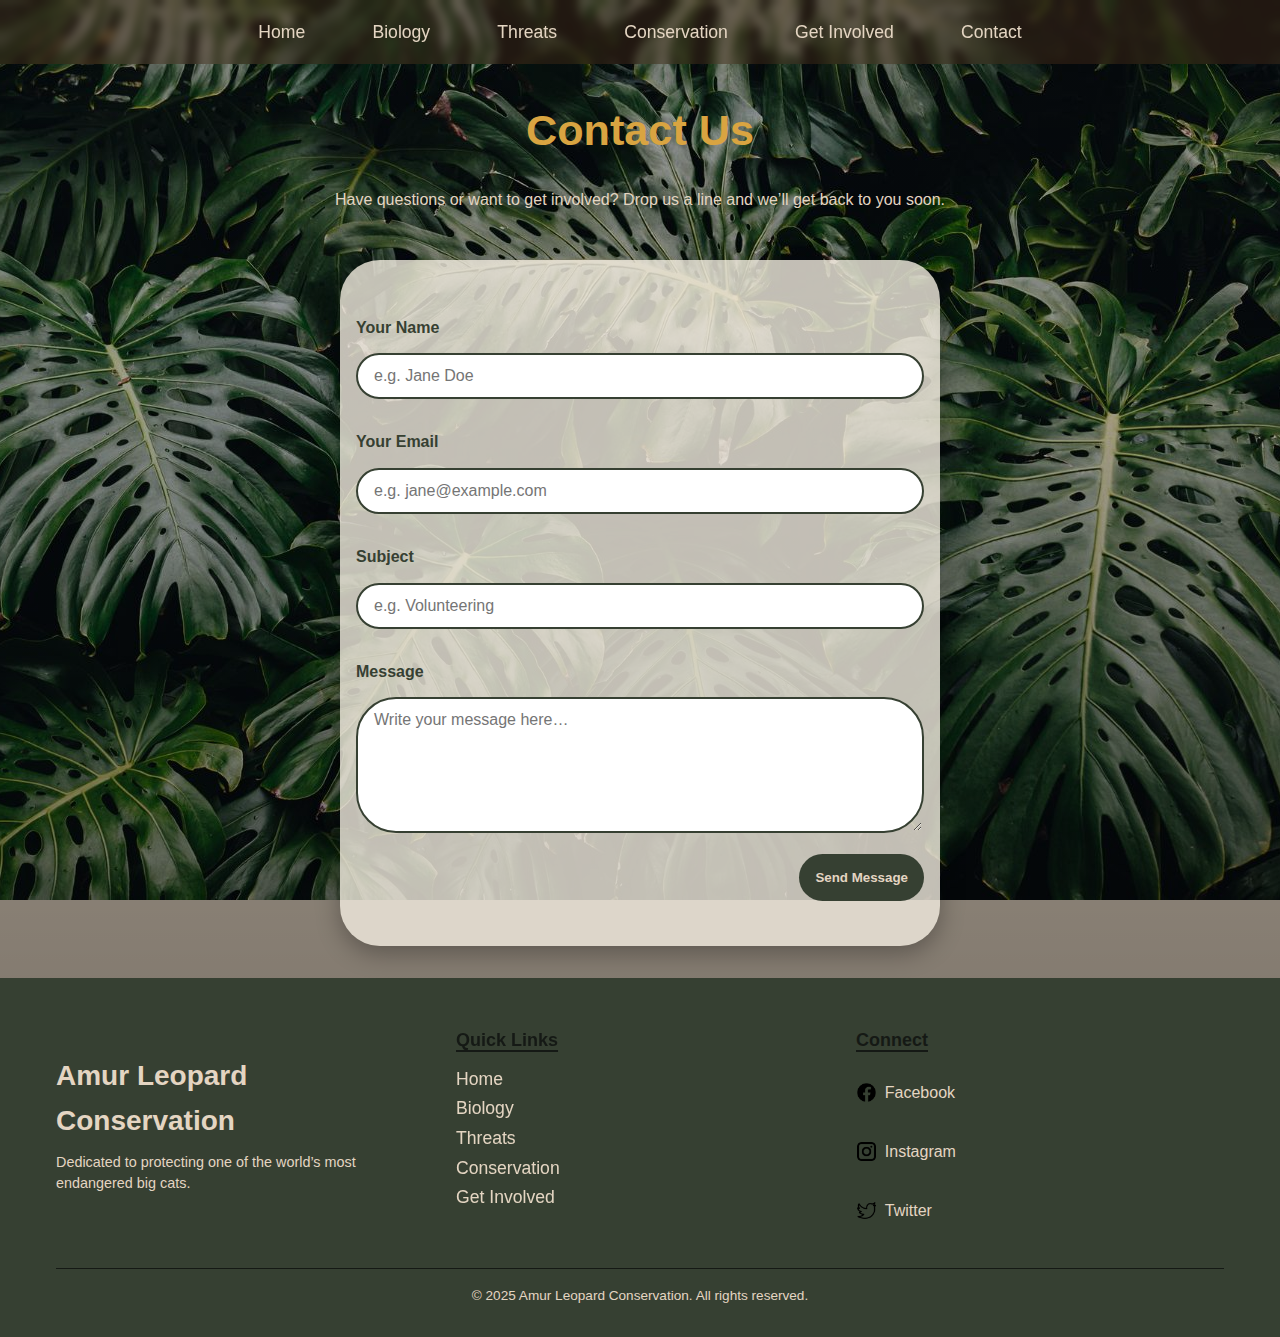
<file: pages/contact.html>
<!DOCTYPE html>
<html lang="en">
<head>
    <meta charset="UTF-8">
    <meta name="viewport" content="width=device-width,initial-scale=1.0">
    <title>Contact – Amur Leopard Conservation</title>
    <link rel="stylesheet" href="../css/style.css">
</head>
<body class="contact-page">
<!-- Header with blur effect -->
<header>
    <nav id="main-nav" aria-label="Primary">
        <!-- Hamburger toggle (hidden on desktop) -->
        <input type="checkbox" id="nav-toggle" class="nav-toggle" />
        <label for="nav-toggle" class="nav-toggle-label">
            <span></span>
        </label>
        <ul class="nav-menu">
            <li><a href="../index.html">Home</a></li>
            <li><a href="biology.html" aria-current="page">Biology</a></li>
            <li><a href="threats.html">Threats</a></li>
            <li><a href="conservation.html">Conservation</a></li>
            <li><a href="get-involved.html">Get Involved</a></li>
            <li><a href="contact.html">Contact</a></li>
        </ul>
    </nav>
</header>
<main>
    <!-- Section Header -->
    <section class="section-header container">
        <h1>Contact Us</h1>
        <p>Have questions or want to get involved? Drop us a line and we’ll get back to you soon.</p>
    </section>

    <!-- Contact Form -->
    <section id="contact-form">
        <div class="container">
            <form action="#" method="post" novalidate>
                <!-- Name -->
                <label for="name">Your Name</label>
                <input type="text" id="name" name="name" required placeholder="e.g. Jane Doe">

                <!-- Email -->
                <label for="email">Your Email</label>
                <input type="email" id="email" name="email" required placeholder="e.g. jane@example.com">

                <!-- Subject -->
                <label for="subject">Subject</label>
                <input type="text" id="subject" name="subject" required placeholder="e.g. Volunteering">

                <!-- Message -->
                <label for="message">Message</label>
                <textarea id="message" name="message" rows="6" required placeholder="Write your message here…"></textarea>

                <!-- Submit -->
                <button type="submit" class="btn">Send Message</button>
            </form>
        </div>
    </section>
</main>

<!-- Footer -->
<footer id="site-footer">
    <div class="container">
        <div class="footer-grid">
            <!-- Branding/About -->
            <div class="footer-brand">
                <h3>Amur Leopard Conservation</h3>
                <p>Dedicated to protecting one of the world’s most endangered big cats.</p>
            </div>
            <!-- Quick Links -->
            <nav class="footer-nav">
                <h4>Quick Links</h4>
                <ul>
                    <li><a href="../index.html">Home</a></li>
                    <li><a href="biology.html">Biology</a></li>
                    <li><a href="threats.html">Threats</a></li>
                    <li><a href="conservation.html">Conservation</a></li>
                    <li><a href="get-involved.html">Get Involved</a></li>
                </ul>
            </nav>
            <!-- Social / Contact -->
            <div class="footer-social">
                <h4>Connect</h4>
                <ul>
                    <li><a href="#" aria-label="Facebook"><img src="../images/facebook.png" alt=""/><span>Facebook</span></a></li>
                    <li><a href="#" aria-label="Instagram"><img src="../images/instagram.png" alt=""/><span>Instagram</span></a></li>
                    <li><a href="#" aria-label="Twitter"><img src="../images/twitter.png" alt=""/><span>Twitter</span></a></li>
                </ul>
            </div>
        </div>
        <!-- Bottom bar -->
        <div class="footer-bottom">
            <p>&copy; 2025 Amur Leopard Conservation. All rights reserved.</p>
        </div>
    </div>
</footer>
</body>
</html>
</file>
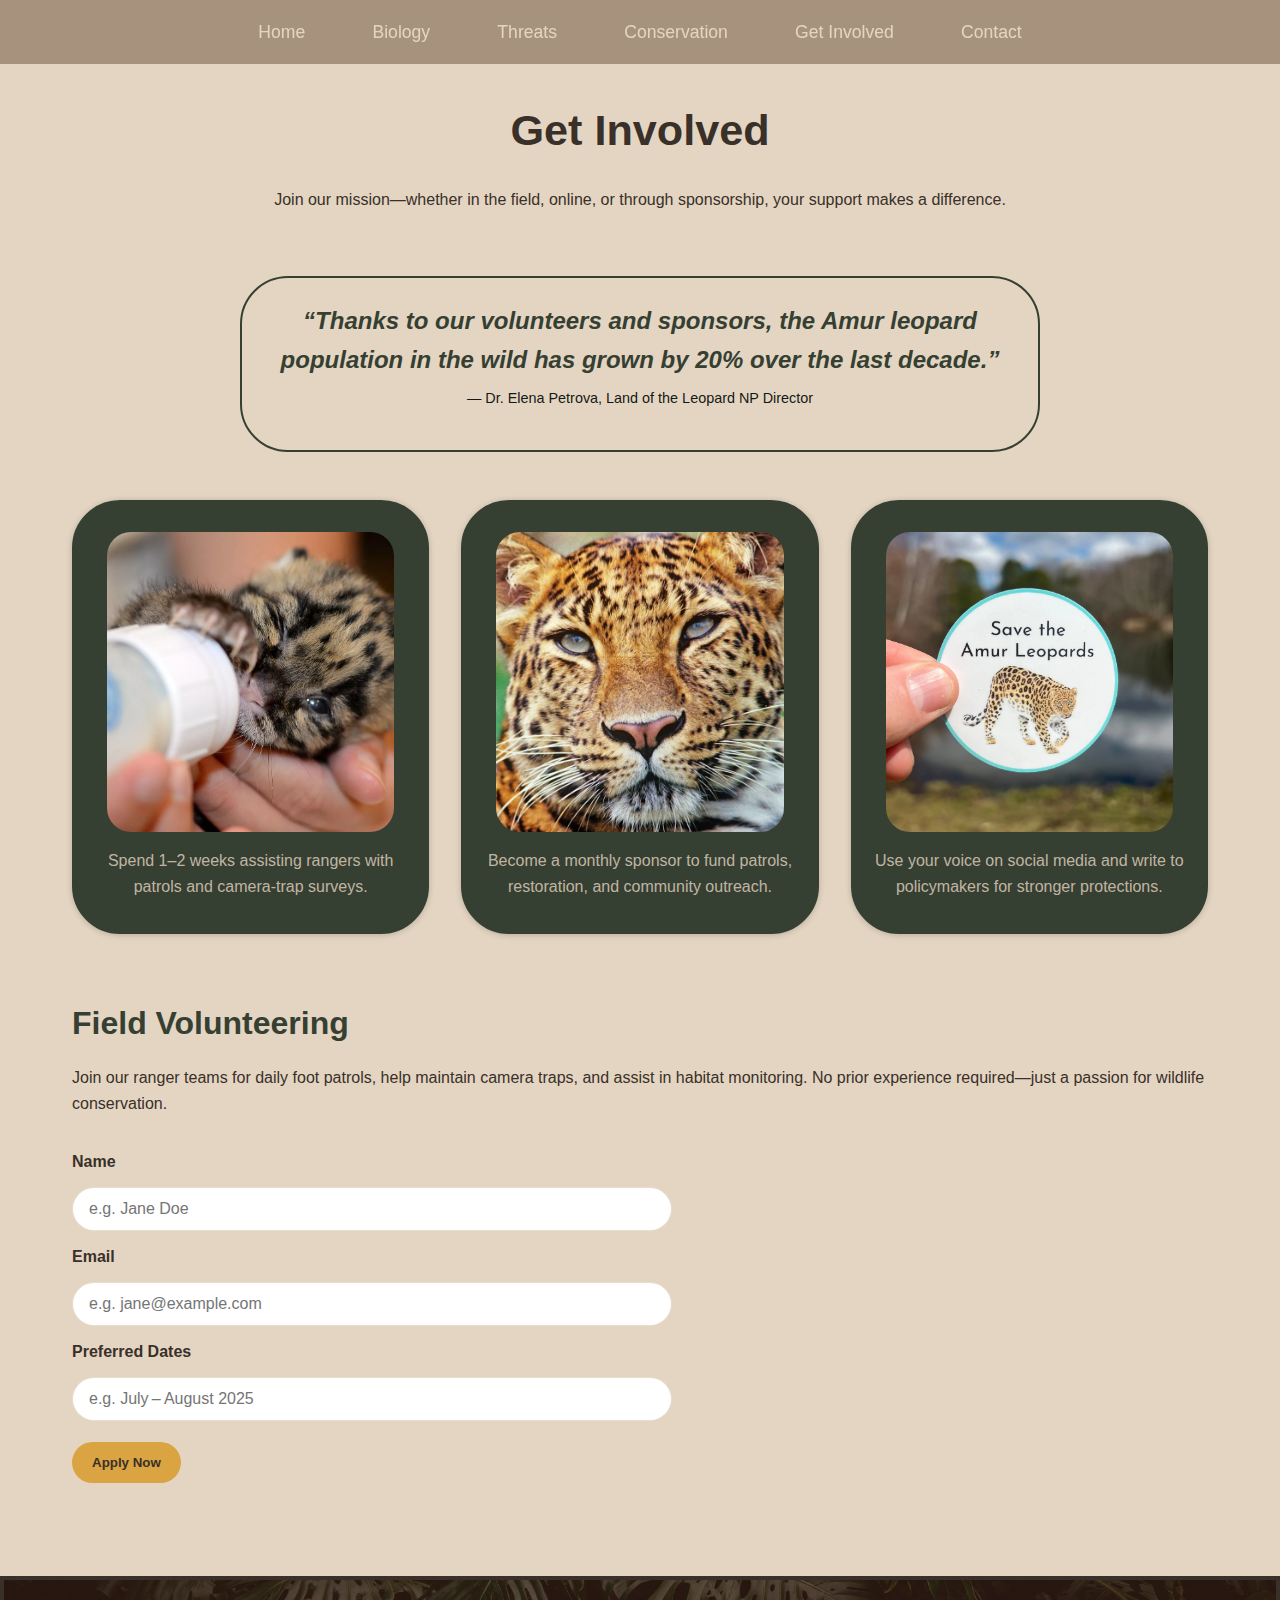
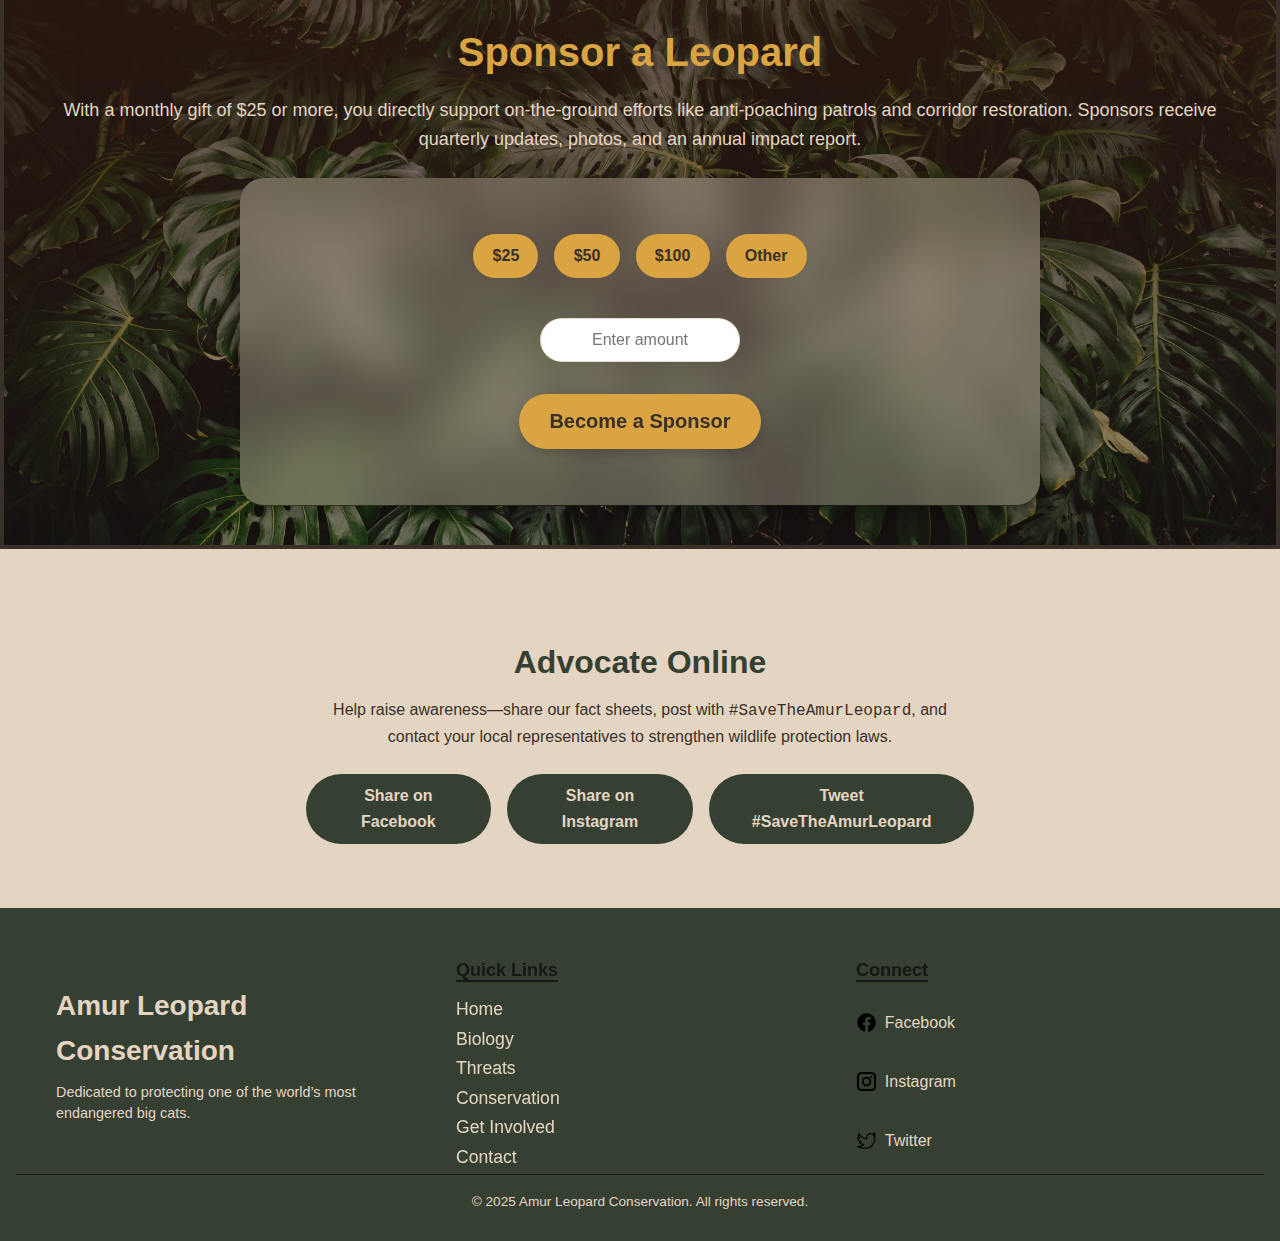
<file: pages/get-involved.html>
<!DOCTYPE html>
<html lang="en">
<head>
    <meta charset="UTF-8">
    <meta name="viewport" content="width=device-width,initial-scale=1.0">
    <title>Get Involved – Amur Leopard Conservation</title>
    <link rel="stylesheet" href="../css/style.css">
</head>
<body>
<!-- Sticky Nav -->
<header>
    <nav id="main-nav" aria-label="Primary">
        <!-- Hamburger toggle (hidden on desktop) -->
        <input type="checkbox" id="nav-toggle" class="nav-toggle" />
        <label for="nav-toggle" class="nav-toggle-label">
            <span></span>
        </label>
        <ul class="nav-menu">
            <li><a href="../index.html">Home</a></li>
            <li><a href="biology.html">Biology</a></li>
            <li><a href="threats.html">Threats</a></li>
            <li><a href="conservation.html">Conservation</a></li>
            <li><a href="get-involved.html">Get Involved</a></li>
            <li><a href="contact.html">Contact</a></li>
        </ul>
    </nav>
</header>

<main>
    <!-- Section Header -->
    <section class="section-header container">
        <h1>Get Involved</h1>
        <p>Join our mission—whether in the field, online, or through sponsorship, your support makes a difference.</p>
    </section>

    <!-- Why it matters -->
    <section class="container why-help">
        <blockquote>
            <strong>“Thanks to our volunteers and sponsors, the Amur leopard population in the wild has grown by 20% over the last decade.”</strong>
            <cite>— Dr. Elena Petrova, Land of the Leopard NP Director</cite>
        </blockquote>
    </section>

    <!-- Opportunities Grid -->
    <section class="conservation-grid container">
        <a href="#volunteer" class="card">
            <img src="../images/cub.jpg" alt="Field Volunteer" loading="lazy">
            <h3>Field Volunteering</h3>
            <p>Spend 1–2 weeks assisting rangers with patrols and camera-trap surveys.</p>
        </a>
        <a href="#sponsor" class="card">
            <img src="../images/face.jpg" alt="Sponsor a Leopard" loading="lazy">
            <h3>Sponsor a Leopard</h3>
            <p>Become a monthly sponsor to fund patrols, restoration, and community outreach.</p>
        </a>
        <a href="#advocate" class="card">
            <img src="../images/save.jpg" alt="Advocate Online" loading="lazy">
            <h3>Advocate Online</h3>
            <p>Use your voice on social media and write to policymakers for stronger protections.</p>
        </a>
    </section>

    <!-- Detailed Sections -->
    <section class="container">
        <article id="volunteer">
            <h2>Field Volunteering</h2>
            <p>Join our ranger teams for daily foot patrols, help maintain camera traps, and assist in habitat monitoring. No prior experience required—just a passion for wildlife conservation.</p>
            <form id="volunteer-form" action="#" method="post">
                <label for="vol-name">Name</label>
                <input type="text" id="vol-name" name="vol-name" placeholder="e.g. Jane Doe" required>

                <label for="vol-email">Email</label>
                <input type="email" id="vol-email" name="vol-email" placeholder="e.g. jane@example.com" required>

                <label for="vol-dates">Preferred Dates</label>
                <input type="text" id="vol-dates" name="vol-dates" placeholder="e.g. July – August 2025">

                <button type="submit" class="btn">Apply Now</button>
            </form>
        </article>

        <section id="sponsor-bleed">
            <div class="container">
                <article id="sponsor">
                    <h2>Sponsor a Leopard</h2>
                    <p>With a monthly gift of $25 or more, you directly support on-the-ground efforts like anti-poaching patrols and corridor restoration. Sponsors receive quarterly updates, photos, and an annual impact report.</p>

                    <form id="sponsor-form" action="#" method="post">
                        <div class="amounts">
                            <label><input type="radio" name="amount" value="25" checked> $25</label>
                            <label><input type="radio" name="amount" value="50"> $50</label>
                            <label><input type="radio" name="amount" value="100"> $100</label>
                            <label><input type="radio" name="amount" value="other"> Other</label>
                        </div>
                        <input type="text" id="sponsor-other" name="sponsor-other" placeholder="Enter amount">
                        <button type="submit" class="btn">Become a Sponsor</button>
                    </form>
                </article>
            </div>
        </section>

        <article id="advocate">
            <h2>Advocate Online</h2>
            <p>Help raise awareness—share our fact sheets, post with <code>#SaveTheAmurLeopard</code>, and contact your local representatives to strengthen wildlife protection laws.</p>
            <div class="social-share">
                <a href="https://www.facebook.com/sharer/sharer.php?u=YOUR_URL" class="btn" target="_blank">Share on Facebook</a>
                <a href="https://www.instagram.com/YourOrgUsername/" target="_blank" rel="noopener" class="btn">Share on Instagram</a>
                <a href="https://twitter.com/intent/tweet?url=YOUR_URL&text=SaveTheAmurLeopard" class="btn" target="_blank">Tweet #SaveTheAmurLeopard</a>
            </div>
        </article>
    </section>
</main>

<!-- Footer -->
<footer id="site-footer">
    <div class="container footer-grid">
        <div class="footer-brand">
            <h3>Amur Leopard Conservation</h3>
            <p>Dedicated to protecting one of the world’s most endangered big cats.</p>
        </div>
        <nav class="footer-nav">
            <h4>Quick Links</h4>
            <ul>
                <li><a href="../index.html">Home</a></li>
                <li><a href="biology.html">Biology</a></li>
                <li><a href="threats.html">Threats</a></li>
                <li><a href="conservation.html">Conservation</a></li>
                <li><a href="get-involved.html">Get Involved</a></li>
                <li><a href="contact.html">Contact</a></li>
            </ul>
        </nav>
        <div class="footer-social">
            <h4>Connect</h4>
            <ul>
                <li>
                    <a href="#" aria-label="Facebook">
                        <img src="../images/facebook.png" alt="" />
                        <span>Facebook</span>
                    </a>
                </li>
                <li>
                    <a href="#" aria-label="Instagram">
                        <img src="../images/instagram.png" alt="" />
                        <span>Instagram</span>
                    </a>
                </li>
                <li>
                    <a href="#" aria-label="Twitter">
                        <img src="../images/twitter.png" alt="" />
                        <span>Twitter</span>
                    </a>
                </li>
            </ul>
        </div>
    </div>
    <div class="footer-bottom">
        <p>&copy; 2025 Amur Leopard Conservation. All rights reserved.</p>
    </div>
</footer>
</body>
</html>
</file>
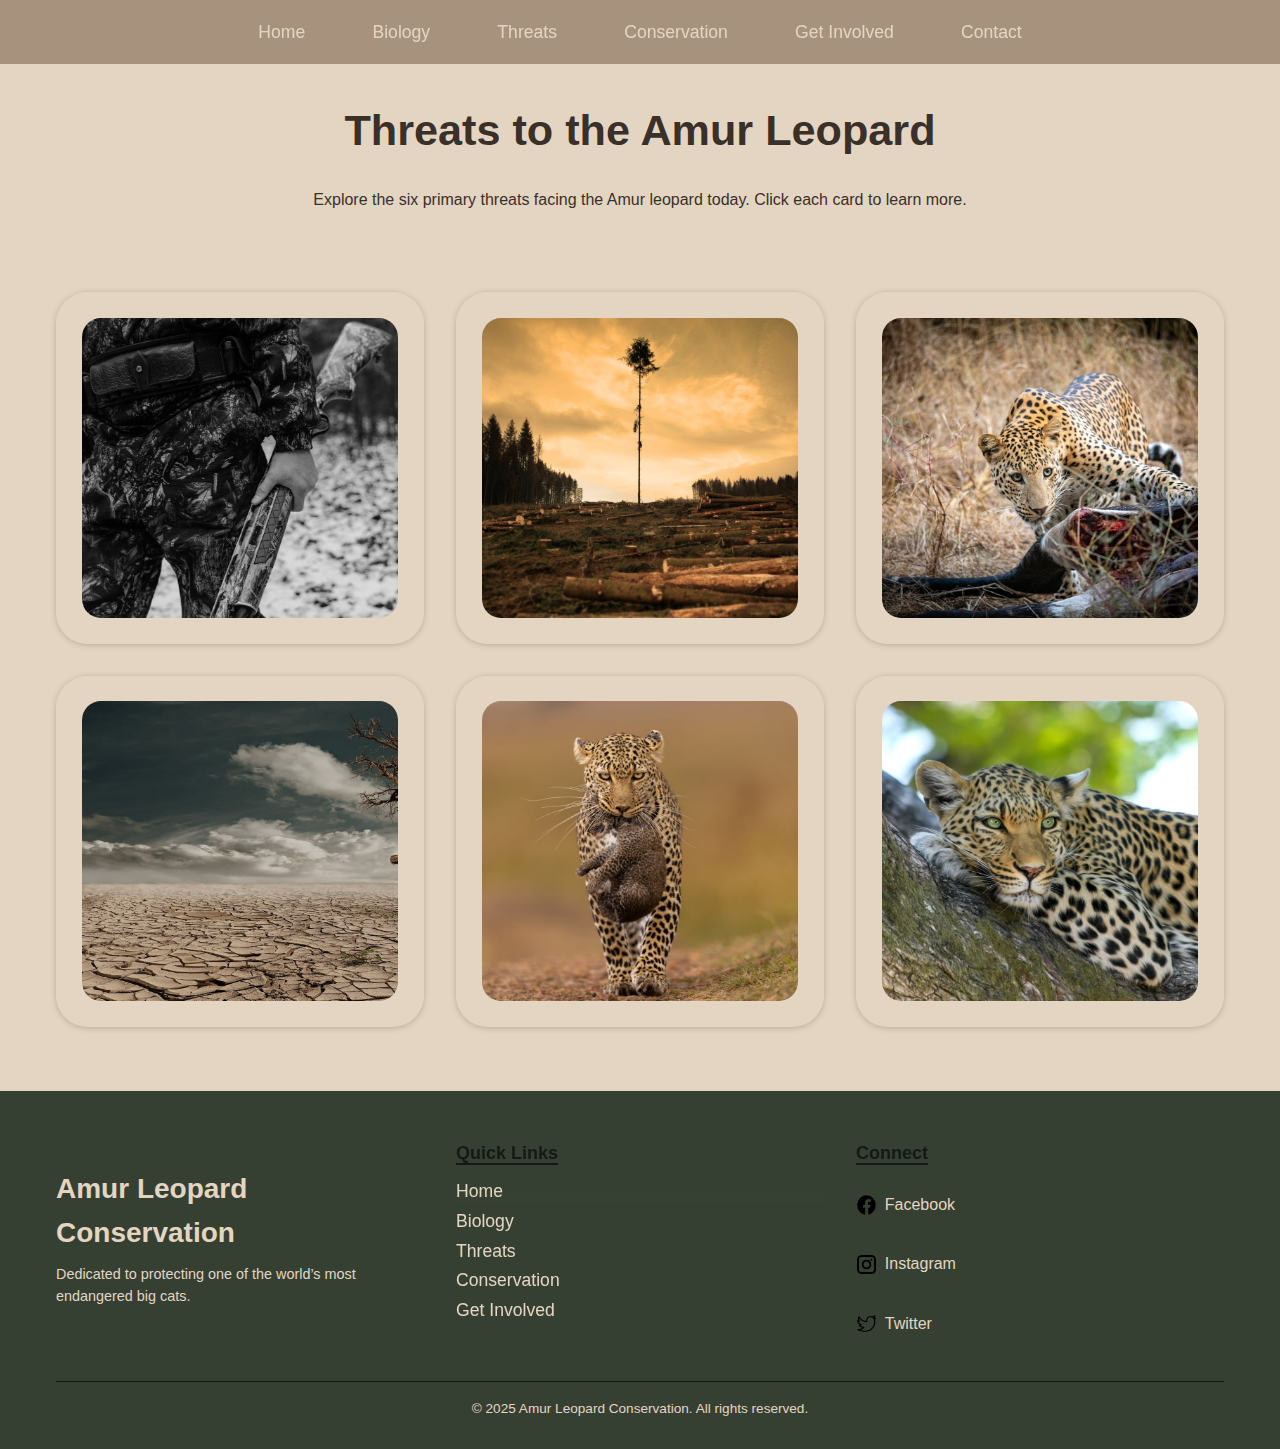
<file: pages/threats.html>
<!DOCTYPE html>
<html lang="en">
<head>
    <meta charset="UTF-8">
    <meta name="viewport" content="width=device-width, initial-scale=1.0">
    <title>Threats to the Amur Leopard</title>
    <!-- External CSS -->
    <link rel="stylesheet" href="../css/style.css">
</head>
<body>
<!-- Header with blur effect -->
<header>
    <nav id="main-nav" aria-label="Primary">
        <!-- Hamburger toggle (hidden on desktop) -->
        <input type="checkbox" id="nav-toggle" class="nav-toggle" />
        <label for="nav-toggle" class="nav-toggle-label">
            <span></span>
        </label>
        <ul class="nav-menu">
            <li><a href="../index.html">Home</a></li>
            <li><a href="biology.html" aria-current="page">Biology</a></li>
            <li><a href="threats.html">Threats</a></li>
            <li><a href="conservation.html">Conservation</a></li>
            <li><a href="get-involved.html">Get Involved</a></li>
            <li><a href="contact.html">Contact</a></li>
        </ul>
    </nav>
</header>
<main>
    <!-- Section for title + subtitle -->
    <section class="section-header">
        <h1>Threats to the Amur Leopard</h1>
        <p>Explore the six primary threats facing the Amur leopard today. Click each card to learn more.</p>
    </section>

    <!-- Card Grid -->
    <section class="cards">
        <!-- 1. Poaching -->
        <a href="#modal-poaching" class="card">
            <img src="../images/poaching.jpg" alt="Poaching" loading="lazy">
            <h3>Poaching</h3>
        </a>

        <!-- 2. Habitat Loss -->
        <a href="#modal-habitat" class="card">
            <img src="../images/habitat-loss.jpg" alt="Habitat Loss" loading="lazy">
            <h3>Habitat Loss</h3>
        </a>

        <!-- 3. Prey Depletion -->
        <a href="#modal-prey" class="card">
            <img src="../images/prey-depletion.jpg" alt="Prey Depletion" loading="lazy">
            <h3>Prey Depletion</h3>
        </a>

        <!-- 4. Climate Change -->
        <a href="#modal-climate" class="card">
            <img src="../images/climate-change.jpg" alt="Climate Change" loading="lazy">
            <h3>Climate Change</h3>
        </a>

        <!-- 5. Inbreeding -->
        <a href="#modal-inbreeding" class="card">
            <img src="../images/inbreeding.jpg" alt="Inbreeding" loading="lazy">
            <h3>Inbreeding</h3>
        </a>

        <!-- 6. Disease & Parasites -->
        <a href="#modal-disease" class="card">
            <img src="../images/disease.jpg" alt="Diseases" loading="lazy">
            <h3>Diseases</h3>
        </a>
    </section>

    <!-- Modals -->
    <!-- Poaching -->
    <div id="modal-poaching" class="modal">
        <a href="threats.html" class="modal-overlay">Close</a>
        <div class="modal-content">
            <a href="threats.html" class="close-btn" aria-label="Close modal">&times;</a>
            <h2>Poaching</h2>
            <p><strong>Poaching</strong> remains the single greatest illegal threat to the survival of the Amur leopard. Each animal’s distinctive spotted coat and leopard bones command <strong>high prices</strong>—often several thousand dollars per pelt or kilogram—on the black market in parts of East Asia, where they are used in luxury fashion and traditional “medicinal” elixirs. Despite strong legal protections in both Russia and China, remote forest locations and limited patrol resources make enforcement extremely challenging.</p>

            <p>Between 2003 and 2015, at least <strong>15 Amur leopards</strong> were confirmed <strong>killed by poachers</strong>, representing <strong>over 10% of the global wild population</strong> at that time. Even a single loss can be devastating to this small, isolated group of fewer than 100 mature individuals. Poachers often lure animals into traps set for other big cats or ungulates; in many cases, leopards are shot on sight when encountered.</p>

            <p>Conservation organizations have responded by funding <strong>anti-poaching patrols</strong>, installing motion-triggered cameras and snares that alert rangers, and working with local communities to provide economic alternatives to hunting. Since 2015, increased patrols in Russia’s Land of the Leopard National Park <strong>have driven down snaring incidents by over 60%.</strong> However, demand remains, and clandestine trading networks continue to evolve, meaning that sustained vigilance and cross-border cooperation are essential.</p>

            <p>Public awareness campaigns aimed at discouraging the use of leopard products in traditional medicine—combined with stiffer penalties for wildlife traffickers—offer hope that poaching pressure can be further reduced. Until demand is curbed and enforcement strengthened, however, every individual Amur leopard remains at risk once it wanders beyond protected park boundaries.</p>
        </div>
    </div>

    <!-- Habitat Loss -->
    <div id="modal-habitat" class="modal">
        <a href="threats.html" class="modal-overlay">Close</a>
        <div class="modal-content">
            <a href="threats.html" class="close-btn" aria-label="Close modal">&times;</a>
            <h2>Habitat Loss</h2>
            <p>Over the past several decades, the temperate forests of the Russian Far East and northeastern China have shrunk by <strong>nearly 30%</strong>, driven by <strong>unregulated logging</strong>, <strong>agricultural expansion</strong>, and the <strong>construction of roads and railways</strong>. This large-scale deforestation not only removes <strong>vital cover and denning sites</strong> for Amur leopards but also fragments the landscape into <strong>isolated patches</strong>, making it increasingly difficult for individuals to <strong>find mates</strong>, <strong>access prey</strong>, or <strong>recolonize empty territories</strong>.</p>

            <p>Research shows that viable Amur leopard populations require at least <strong>1,500–2,000 km² of contiguous forest</strong> to maintain genetic diversity and support natural prey densities. Yet today, many remaining forest blocks fall well below that threshold. Fragmentation has forced leopards into <strong>marginal sub-habitats</strong>—often closer to human settlements—where <strong>conflict with people</strong> and <strong>livestock depredation risks</strong> rise sharply.</p>

            <p><strong>Habitat corridors</strong> have been identified as a key solution: protected <strong>“stepping-stone” reserves</strong> and <strong>underpass tunnels beneath highways</strong> can reconnect isolated forest patches. In recent years, conservation groups and government agencies have partnered to plant over <strong>12,000 hectares of fast-growing native tree species</strong> and to retrofit logging roads with <strong>wildlife overpasses</strong>. Early monitoring indicates these corridors are already being used by leopards, tigers, and their prey.</p>

            <p>However, enforcement remains uneven. <strong>Illegal selective logging</strong> persists in buffer zones, and new infrastructure projects often proceed without <strong>adequate wildlife impact assessments</strong>. Long-term recovery will depend on <strong>strengthening land-use planning</strong>, <strong>expanding park boundaries</strong>, and securing <strong>sustainable funding for reforestation and patrol teams</strong>. Only by <strong>restoring connectivity at a landscape scale</strong> can we ensure Amur leopards retain the vast, unbroken forests they need to thrive.</p>
        </div>
    </div>

    <!-- Prey Depletion -->
    <div id="modal-prey" class="modal">
        <a href="threats.html" class="modal-overlay">Close</a>
        <div class="modal-content">
            <a href="threats.html" class="close-btn" aria-label="Close modal">&times;</a>
            <h2>Prey Depletion</h2>
            <p>Historically, Amur leopards relied on abundant populations of <strong>deer (Sika and Roe)</strong>, <strong>wild boar</strong>, and <strong>small ungulates</strong> to sustain themselves. However, intensive poaching of these prey species for meat, hides, and traditional medicine has driven their numbers down by <strong>over 40%</strong> in many parts of the leopard’s range over the last two decades.</p>

            <p>With fewer wild prey available, leopards must expand their hunting grounds—sometimes by <strong>more than 30%</strong>—to find sufficient food. This not only increases their energy expenditure but also brings them into closer contact with livestock pens, heightening the risk of <strong>conflict and retaliatory killings</strong> by farmers protecting their herds.</p>

            <p>Studies in China’s Jilin Province show that where wild boar densities fell below <strong>3 individuals per square kilometer</strong>, Amur leopard kill rates shifted by <strong>60% toward cattle and sheep</strong>. Such dietary shifts can rapidly erode local tolerance for big cats and undermine conservation gains made through protected area management.</p>

            <p>To counteract prey depletion, conservationists are working with local communities to implement <strong>“game management zones”</strong> where regulated seasonal hunting ensures sustainable quotas, and protected wildlife stocks can recover. <strong>Supplemental feeding programs</strong>—providing carcasses of animals lost to natural causes—have also been trialed, resulting in a <strong>25% reduction in livestock depredation incidents</strong> in pilot areas.</p>

            <p>Long-term solutions include restoring the ecological balance of forest ecosystems through <strong>anti-poaching patrols for ungulates</strong>, <strong>rewilding programs</strong> to reintroduce locally extirpated herbivores, and <strong>habitat improvement projects</strong> that enhance food availability (e.g., <strong>planting fruit-bearing shrubs</strong> to support small mammals). By rebuilding a robust wild prey base, we can help Amur leopards remain true apex predators in their native forests.</p>
        </div>
    </div>

    <!-- Climate Change -->
    <div id="modal-climate" class="modal">
        <a href="threats.html" class="modal-overlay">Close</a>
        <div class="modal-content">
            <a href="threats.html" class="close-btn" aria-label="Close modal">&times;</a>
            <h2>Climate Change</h2>
            <p>The Amur region has warmed by <strong>nearly 2 °C over the past 50 years</strong>—<strong>twice the global average</strong>—while <strong>winter precipitation has declined by up to 15%</strong>. These shifts are altering the composition and structure of the leopard’s forest habitat, leading to <strong>reduced undergrowth cover</strong> and changes in the distribution of key prey species like deer and boar.</p>

            <p>Longer, warmer autumns and earlier thaws disrupt the timing of prey migrations and breeding cycles. For example, <strong>musk deer fawns are now born several weeks earlier</strong> than they were three decades ago, misaligned with peak food availability. Leopards encountering fewer young ungulates at optimal hunting times must hunt more frequently and across wider areas, increasing energetic stress.</p>

            <p>In addition, more frequent extreme weather—<strong>heavy rains in summer</strong> and rapid freeze–thaw cycles in winter—degrades den sites. Flooded burrows and unstable ice cover make it harder for females to safely raise cubs, contributing to lower juvenile survival rates. Studies suggest <strong>cub mortality can spike by up to 25%</strong> in years with unseasonably warm winters followed by late cold snaps.</p>

            <p>Conservationists are mapping <strong>climate refugia</strong>—areas projected to experience the least change—to prioritize them for strict protection. Assisted habitat restoration, such as <strong>planting native shrubs</strong> and stabilizing streambanks, helps maintain dense understory cover. <strong>Cross-border cooperation</strong> between Russia and China is also expanding to ensure corridors remain intact as shifting climates force leopards to move.</p>

            <p>While climate change cannot be halted at the local scale, these targeted interventions can buffer its worst impacts—helping the Amur leopard maintain resilient populations in a rapidly changing world.</p>
        </div>
    </div>

    <!-- Inbreeding -->
    <div id="modal-inbreeding" class="modal">
        <a href="threats.html" class="modal-overlay">Close</a>
        <div class="modal-content">
            <a href="threats.html" class="close-btn" aria-label="Close modal">&times;</a>
            <h2>Inbreeding</h2>
            <p>With <strong>fewer than 100 mature individuals in the wild</strong>, the Amur leopard population has passed through a <strong>severe genetic bottleneck</strong>. This isolation—caused by <strong>habitat fragmentation</strong> and <strong>low overall numbers</strong>—means closely related animals are increasingly forced to mate, reducing the gene pool available to the next generation.</p>

            <p>Genetic studies have documented alarmingly low heterozygosity levels (genetic diversity) in Amur leopards: <strong>less than 15% of what is typical</strong> for other leopard subspecies. Such reduction manifests as <strong>inbreeding depression</strong>—<strong>fewer viable offspring</strong>, <strong>higher rates of birth defects</strong>, and <strong>weakened immune responses</strong> to disease. One field survey found that <strong>nearly 30% of cubs</strong> in certain forest patches failed to survive beyond six months, a rate double that seen in healthier populations.</p>

            <p>Loss of genetic diversity also impairs the species’ ability to adapt to new stressors—whether emerging pathogens or subtle shifts in habitat conditions. For a top predator already struggling with external threats like poaching and habitat loss, inbreeding further limits <strong>long-term resilience</strong>.</p>

            <p>To combat these risks, conservationists are exploring <strong>“genetic rescue”</strong> through carefully managed translocations. Russia’s wildlife authorities and Chinese partners have begun trial transfers of a handful of <strong>captive-bred Amur leopards</strong>—with the goal of introducing <strong>fresh bloodlines</strong> into small wild subpopulations. Early genetic monitoring shows slight but measurable <strong>increases in heterozygosity</strong> where these translocated animals have settled.</p>

            <p>Maintaining <strong>connectivity corridors</strong> remains essential so that naturally dispersing individuals can continue to move between forest blocks, mate, and spread their genes. Coupling these landscape-scale efforts with continued protection against poaching and habitat encroachment offers the best chance to reverse inbreeding’s downward spiral and secure a <strong>genetically healthy future</strong> for the world’s rarest big cat.</p>
        </div>
    </div>

    <!-- Disease & Parasites -->
    <div id="modal-disease" class="modal">
        <a href="threats.html" class="modal-overlay">Close</a>
        <div class="modal-content">
            <a href="threats.html" class="close-btn" aria-label="Close modal">&times;</a>
            <h2>Disease &amp; Parasites</h2>
            <p>The small, isolated populations of Amur leopards are exceptionally vulnerable to infectious diseases. <strong>Canine distemper virus (CDV)</strong> and <strong>feline leukemia virus (FeLV)</strong> have both been detected in the region, often introduced by infected domestic dogs and cats living near forest edges. A single outbreak can wipe out <strong>20–30% of a population within months</strong>, as leopards have little to no prior immunity.</p>

            <p>Parasites such as <strong>Toxoplasma gondii</strong> and various <strong>tick-borne pathogens</strong> also pose hidden threats. Studies show that up to <strong>40% of leopards tested</strong> carried at least one parasite species, which can weaken individuals, lower reproductive success, and make them more susceptible to secondary infections. When combined with nutritional stress from prey depletion, even mild infections can become life-threatening.</p>

            <p><strong>Monitoring and rapid response</strong> are critical. Conservation teams have established a <strong>health surveillance program</strong> that uses non-invasive scat and saliva sampling to test for viral and parasitic agents. In 2018, an <strong>early-warning alert system</strong> detected a spike in CDV antibodies in local wildlife, prompting a targeted vaccination campaign for nearby village dogs. That intervention is credited with preventing what could have been the first major distemper outbreak in over a decade.</p>

            <p>Longer-term strategies include continuing <strong>vaccination of domestic animals</strong> around protected areas, strict enforcement against dumping livestock carcasses (which can harbor pathogens), and even researching <strong>oral vaccination baits</strong> for leopards themselves. By integrating disease ecology into broader conservation planning—alongside habitat protection and anti-poaching efforts—there’s hope we can keep these hidden biological threats from tipping this fragile subspecies over the edge.</p>
        </div>
    </div>
</main>

<!-- Footer -->
<footer id="site-footer">
    <div class="container">
        <div class="footer-grid">
            <!-- Branding/About -->
            <div class="footer-brand">
                <h3>Amur Leopard Conservation</h3>
                <p>Dedicated to protecting one of the world’s most endangered big cats.</p>
            </div>
            <!-- Quick Links -->
            <nav class="footer-nav">
                <h4>Quick Links</h4>
                <ul>
                    <li><a href="../index.html">Home</a></li>
                    <li><a href="biology.html">Biology</a></li>
                    <li><a href="threats.html">Threats</a></li>
                    <li><a href="conservation.html">Conservation</a></li>
                    <li><a href="get-involved.html">Get Involved</a></li>
                </ul>
            </nav>
            <!-- Social / Contact -->
            <div class="footer-social">
                <h4>Connect</h4>
                <ul>
                    <li><a href="#" aria-label="Facebook"><img src="../images/facebook.png" alt=""/><span>Facebook</span></a></li>
                    <li><a href="#" aria-label="Instagram"><img src="../images/instagram.png" alt=""/><span>Instagram</span></a></li>
                    <li><a href="#" aria-label="Twitter"><img src="../images/twitter.png" alt=""/><span>Twitter</span></a></li>
                </ul>
            </div>
        </div>
        <!-- Bottom bar -->
        <div class="footer-bottom">
            <p>&copy; 2025 Amur Leopard Conservation. All rights reserved.</p>
        </div>
    </div>
</footer>
</body>
</html>
</file>
<file: css/style.css>
:root {
    --nav-height: 4rem;
    --dark-brown: #393029;
    --light-beige: #E4D5C2;
    --gold: #D9A441;
    --light-beige-alpha: rgba(228, 213, 194, 0.8);
    --green: #364032;
    --dark-green: #151915;
}

/* Reset */
* {
    margin: 0;
    padding: 0;
    box-sizing: border-box;
}

html, body {
    overflow-x: hidden;
}

.container {
    max-width: 1200px;
    margin: 0 auto;
    padding: 0 1rem;
}

/* Base typography & layout */
body {
    font-family: Arial, sans-serif;
    line-height: 1.6;
    background-color: var(--light-beige);
}

/* only the Contact page gets this full-bleed hero background */
body.contact-page {
    background:
            linear-gradient(rgba(0, 0, 0, 0.2), rgba(0, 0, 0, 0.5)),
            url("../images/leaves.jpg") center/cover fixed no-repeat;
    background-color: var(--light-beige);
}


main {
    max-width: 1200px;
    margin: 2em auto;
    padding: 0 1em;
}

h1, h2, h3 {
    color: var(--dark-brown);
    margin-bottom: 0.5em;
}

h1 { font-size: 2.7em; }
h2 { font-size: 2em; margin-top: 1.5em; }
h3 { font-size: 1.75em; margin-top: 1em; }

p {
    margin-bottom: 1em;
}

/* Global buttons */
a.btn,
button {
    display: inline-block;
    background-color: var(--gold);
    color: var(--dark-brown);
    padding: 0.8em 1.5em;
    border-radius: 3rem;
    text-decoration: none;
    font-weight: bold;
    cursor: pointer;
    transition: background-color 0.3s ease, color 0.3s ease;
}
a.btn:hover,
button:hover {
    background-color: var(--dark-brown);
    color: var(--light-beige-alpha);
}

/* Navigation */
nav {
    position: sticky;
    top: 0;
    height: var(--nav-height);
    background-color: rgba(74, 46, 25, 0.4);
    backdrop-filter: blur(5px);
    z-index: 0;
}
nav ul {
    display: flex;
    align-items: center;
    justify-content: center;
    list-style: none;
    gap: 2rem;
}
nav a {
    display: block;
    padding: 1em;
    border-radius: 3rem;
    color: var(--light-beige);
    text-decoration: none;
    transition: background-color 0.3s ease;
    font-size: 1.1rem;
}
nav a:hover {
    background-color: var(--gold);
    color: var(--dark-brown);
}

#main-nav {
    position: fixed;
    top: 0; left: 0; right: 0;
    height: var(--nav-height);
    background-color: rgba(74,46,25,0.4);
    backdrop-filter: blur(5px);
    z-index: 10;
}

/* Hero Section */
.hero {
    position: relative;
    margin-top: calc(-1 * var(--nav-height));
    width: 100%;
    height: 95vh;
    background-image: url("../images/amur.jpg");
    background-position: center;
    background-repeat: no-repeat;
    background-size: cover;
    background-attachment: fixed;
    z-index: 0;
    display: flex;
    align-items: center;
    padding-left: 2em;
    padding-top: 4rem;
    overflow: hidden;
}

main,
section {
    position: relative;
    z-index: 1;
}

.hero-text {
    background-color: transparent;
    padding: 1.5em;
    text-align: left;
    display: flex;
    flex-direction: column;
    align-items: flex-start;
    font-size: 1.3rem;
}

/* Hero heading wrapper: puts both H1 and H2 inside the same box */
.hero-text .hero-heading {
    display: inline-block;
    background-color: rgba(53, 27, 16, 0.5);
    padding: 0.75em 1em;
    border-radius: 3rem;
}

/* Headings inside that box share the background and have no extra margins */
.hero-text .hero-heading h1,
.hero-text .hero-heading h2 {
    margin: 0;
    color: var(--light-beige-alpha);
}

/* Optional spacing and sizing for the subtitle */
.hero-text .hero-heading h2 {
    margin-top: 0.25em;
    font-size: 1.5rem;
}


/* Hero “Learn More” */
.hero-text .btn {
    display: inline-block;
    background-color: var(--gold);
    color: var(--dark-brown);
    padding: 0.5em 1em;
    border-radius: 3rem;
    text-decoration: none;
    font-weight: bold;
    cursor: pointer;
    transition: background-color 0.3s ease, color 0.3s ease;
    margin-top: 10px;
}

/* Images, tables, lists, forms, etc. */
img {
    max-width: 100%;
    height: auto;
    display: block;
    margin: 1em 0;
}

table {
    width: 100%;
    border-collapse: collapse;
    margin: 1em 0;
}
table th,
table td {
    border: 1px solid var(--dark-brown);
    padding: 0.5em;
    text-align: left;
}
table th {
    background-color: var(--light-beige-alpha);
}

ul ul {
    margin-left: 1.5em;
    list-style-type: disc;
}

form {
    display: flex;
    flex-direction: column;
    max-width: 600px;
    margin: 1em 0;
}
form label {
    margin-bottom: 0.5em;
    font-weight: bold;
}
form input[type="text"],
form input[type="email"],
form textarea {
    padding: 0.5em;
    border: 1px solid var(--light-beige-alpha);
    border-radius: 3rem;
    margin-bottom: 1em;
    font-family: inherit;
    font-size: 1em;
}
form button {
    align-self: flex-start;
}

/* Accessibility focus */
:focus {
    outline: 3px solid var(--gold);
    outline-offset: 2px;
}

/* Responsive tweaks */
@media (max-width: 768px) {
    nav ul {
        flex-direction: column;
    }
    .hero {
        height: 50vh;
        justify-content: center;
        padding-left: 1em;
    }
    .hero-text {
        padding: 1em;
    }
    .hero-text .btn {
        margin-top: 0.75rem;
    }
}


/* *********************************************************** */

/* 1. Intro */
.intro {
    text-align: center;
    border: 2px solid var(--dark-brown);
    border-radius: 3rem;
    max-width: 800px;
    margin: 2em auto;
    padding: 2rem 1.5rem;
}

#intro h2 {
    font-size: 2em;
    margin-bottom: 0.5em;
    color: var(--dark-brown);
}
#intro p {
    max-width: 800px;
    margin: 0 auto 1.5em;
    color: var(--dark-brown);
}

/* *********************************************************** */

/* Highlights */
#highlights {
    width: 100vw;
    position: relative;
    left: 50%;
    margin-left: -50vw;
    margin-right: -50vw;
    padding: 4rem 1rem;
    box-sizing: border-box;
    border: 4px solid var(--dark-brown);
    background:
            linear-gradient(rgba(0,0,0,0.4), rgba(0,0,0,0.4)),
            url("../images/leaves.jpg") center/cover no-repeat;
    box-shadow: 0 4px 20px rgba(0, 0, 0, 0.3);
}


#highlights .container {
    max-width: 1200px;
    margin: 0 auto;
}

#highlights .section-title {
    text-align: center;
    color: var(--light-beige);
    margin-bottom: 3rem;
    font-size: 2em;
    font-weight: bold;
}

.highlights-grid {
    display: grid;
    grid-template-columns: repeat(auto-fit, minmax(280px, 1fr));
    gap: 2rem;
    margin-bottom: 2em;
}

.highlights-grid .card {
    background: #E7D7C1;
    box-shadow: none;
    border: 3px solid var(--green);
    border-radius: 3rem;
    padding: 2rem 1rem;
    text-align: center;
    transition: transform 0.3s ease, box-shadow 0.3s ease, background-color 0.3s ease;
    position: relative;
    z-index: 0;
}

.highlights-grid .card:hover {
    transform: translateY(-8px);
    box-shadow: 0 8px 20px rgba(0,0,0,0.15);
    background-color: rgba(228,213,194,0.95);
    z-index: 1;
}

.highlights-grid .card h3 {
    margin-bottom: 0.5em;
    color: var(--green);
}

.highlights-grid .card p {
    margin-top: 2.5rem;
    color: var(--dark-brown);
    font-size: 1rem;
}

.highlights-grid .card .btn {
}

/* — Highlights cards should display titles and buttons normally — */
#highlights .card {
    position: static;
    overflow: visible;
}

#highlights .card h3 {
    position: static !important;
    transform: none !important;
    opacity: 1 !important;
    margin-bottom: 0.5rem;
    padding: 0;
    background: none;
    color: var(--green);
    font-size: 1.5rem;
    font-weight: bold;
}

#highlights .card a.btn {
    margin-top: 2.5rem;
    margin-bottom: 0.5rem;
    align-self: center;
    border: none;
    padding: 0.8em 1.5em;
    border-radius: 3rem;
}

/*/* *********************************************************** */

/* ─── Spotlight Gallery: full‐bleed 5-col grid ─── */
#spotlight-gallery {
    width: 100vw;
    position: relative;
    left: 50%;
    margin-left: -50vw;
    margin-right: -50vw;

    /* your usual section padding & bg */
    padding: 4rem 1rem;
    background: var(--light-beige);
    box-sizing: border-box;
}

/* drop the 1200px cap on the inner .container */
#spotlight-gallery .container {
    width: 100%;
    max-width: none;
    margin: 0 auto;
    padding: 0;
}

/* make the grid fill all of that space */
#spotlight-gallery .gallery-grid {
    display: grid;
    grid-template-columns: repeat(5, 1fr);
    gap: 0.5rem;
    width: 100%;
}

/* cards take 100% of each column */
#spotlight-gallery .gallery-item {
    overflow: hidden;
    border-radius: 3rem;
    text-decoration: none;
    color: var(--dark-brown);
}

/* make images bigger and fill their cell */
#spotlight-gallery .gallery-item img {
    width: 100%;
    height: 300px;
    object-fit: cover;
    display: block;
    border-radius: 3rem;
    transition: transform 0.3s ease;
    transform-origin: center center;
}

/* Zoom in when hovering over the card */
#spotlight-gallery .gallery-item:hover img {
    transform: scale(1.1);
}

/* caption styling */
#spotlight-gallery .gallery-item h3 {
    margin: 0.5rem 0;
    font-size: 1.1rem;
    text-align: center;
}

#spotlight-gallery .section-title {
    display: block;
    text-align: center;
    margin: 0 auto 2rem;   /* auto left/right centers it, 2rem below */
}

/* responsive fallback */
@media (max-width: 768px) {
    #spotlight-gallery .gallery-grid {
        grid-template-columns: repeat(auto-fit, minmax(150px, 1fr));
    }
}

/* *********************************************************** */

/* 4. Newsletter */
#newsletter {
    width: 100vw;
    position: relative;
    left: 50%;
    margin-left: -50vw;
    margin-right: -50vw;
    padding: 4rem 1rem;
    box-sizing: border-box;
    background:
        linear-gradient(rgba(19, 0, 0, 0.4), rgba(0,0,0,0.8)),
        url("../images/sleep.jpg") center/cover no-repeat;
    background-position: center 30%;
    border: 4px solid var(--dark-brown);
    box-shadow: 0 4px 20px rgba(0, 0, 0, 0.3);
    color: var(--light-beige);
}

#newsletter .container {
    max-width: 1200px;
    margin: 0 auto;
    padding: 0 1rem;
    text-align: left;
}

#newsletter .section-title {
    margin-bottom: 1rem;
    color: var(--light-beige);
    font-size: 2em;
    text-align: left;
    margin-left: 0;
}

#newsletter .newsletter-text {
    margin-bottom: 2rem;
    font-size: 1.1rem;
    max-width: 600px;
    margin-left: 0;
    margin-right: auto;
    text-align: left;
    color: var(--light-beige-alpha);
}

.newsletter-form {
    display: flex;
    justify-content: flex-start;
    gap: 0.5rem;
}

.newsletter-form input[type="email"] {
    flex: 1;
    max-width: 400px;
    padding: 0.75em 1em;
    border: none;
    border-radius: 3rem;
    font-size: 1rem;
}

.newsletter-form button {
    border-radius: 3rem;
    border: none;
}

/* Stack the form on narrow screens */
@media (max-width: 600px) {
    .newsletter-form {
        flex-direction: column;
        align-items: stretch;
    }
    .newsletter-form input,
    .newsletter-form button {
        border-radius: 3rem;
    }
    .newsletter-form input {
        margin-bottom: 0.5rem;
    }
}

/* —— Site Footer —— */
#site-footer {
    background-color: var(--green);
    color: var(--light-beige);
    padding: 3rem 1rem 1rem;
}

#site-footer h3 {
    color: var(--light-beige);
}

#site-footer h4 {
    color: var(--dark-green);
    font-size: large;
    font-weight: bold;
    text-decoration: underline;
    text-decoration-thickness: 2px;
    text-underline-offset: 4px;
}

#site-footer p {
    color: var(--light-beige);
}

#site-footer .container {
    max-width: 1200px;
    margin: 0 auto;
    padding: 0 1rem;
}


/* three equal columns with gap */
.footer-grid {
    display: grid;
    grid-template-columns: repeat(3, 1fr);
    gap: 2rem;
    align-items: start;
    margin-bottom: 1.5rem;
}

/* ensure cells have no extra background */
.footer-brand,
.footer-nav,
.footer-social {
    background: transparent;
}

/* Branding */
.footer-brand h3 {
    margin-bottom: 0.5rem;
}
.footer-brand p {
    font-size: 0.9rem;
    line-height: 1.5;
    margin: 0;
}

/* Quick Links */
.footer-nav h4 {
    margin-bottom: 0.75rem;
}
.footer-nav ul {
    list-style: none;
    padding: 0;
    margin: 0;
}
.footer-nav li {
    margin-bottom: 0.5rem;
}
.footer-nav a {
    color: var(--light-beige);
    text-decoration: none;
    transition: color 0.3s ease;
    display: inline-block;
}
.footer-nav a:hover {
    color: var(--gold);
}

/* Social Links */
.footer-social h4 {
    margin-bottom: 0.75rem;
}
.footer-social ul {
    list-style: none;
    padding: 0;
    margin: 0;
}
.footer-social li {
    margin-bottom: 0.5rem;
}
.footer-social a {
    display: inline-flex;
    align-items: center;
    gap: 0.5rem;
    color: var(--light-beige);
    text-decoration: none;
    transition: color 0.3s ease;
}
.footer-social a:hover {
    color: var(--gold);
}
.footer-social img {
    width: 1.3rem;
    height: 1.2rem;
    object-fit: contain;
}

/* Bottom copyright bar */
.footer-bottom {
    text-align: center;
    font-size: 0.85rem;
    border-top: 1px solid var(--dark-green);
    padding-top: 1rem;
    margin-top: 0;
}

/* —— Quick Links: match Social Links style —— */
#site-footer .footer-nav ul {
    display: block !important;
    margin: 0 !important;
    padding: 0 !important;
}

#site-footer .footer-nav li {
    margin: 0.25rem 0 !important;
    list-style: none;
}

#site-footer .footer-nav a {
    display: inline-block;
    padding: 0;
    line-height: 1.4;
}

#site-footer .footer-nav a:hover {
    color: var(--gold);
    background: none;
    border: none;
}

/* Stack into one column on narrow screens */
@media (max-width: 576px) {
    .footer-grid {
        grid-template-columns: 1fr;
        text-align: center;
    }
    .footer-brand,
    .footer-nav,
    .footer-social {
        margin-bottom: 1.5rem;
    }
}

/* *********************************************************** */
/* ***********************BIOLOGY PAGE************************ */

/* ─── Full-width “bleed” wrapper ─── */
#taxonomy-bleed {
    width: 100vw;
    position: relative;
    left: 50%; margin-left: -50vw;
    padding: 0.5rem 0;
    background:
            linear-gradient(rgba(0,0,0,0.4), rgba(0,0,0,0.4)),
            url("../images/roar.jpg") center/cover no-repeat;

    box-shadow: 0 4px 20px rgba(0,0,0,0.3);
    border: 4px solid var(--dark-brown);
}

.biology-intro {
    border: none !important;
}

.biology-intro p {
    color: var(--dark-brown);
}

#taxonomy-bleed .container {
    max-width: 1200px;
    margin: 0 auto;
    padding: 0 1rem;
}

.taxonomy-pyramid-card {
    background: none;
    backdrop-filter: none;
    border: none;
    padding: 0;
    text-align: center;
}


.taxonomy-pyramid-card h2 {
    margin-bottom: 1rem;
    margin-top: 0.5rem;
    color: var(--light-beige) !important;
    font-size: 2rem;
}

/* ─── Pyramid levels ─── */
.taxonomy-pyramid {
    max-width: 600px;
    width: 100%;
    margin: 1rem auto;
    display: flex;
    flex-direction: column-reverse;
    align-items: center;
    gap: 0.5rem;
}

/* Each bar picks its width from --w */
.pyramid-level {
    width: var(--w);
    max-width: 100%;
    background-color: rgba(6, 14, 10, 0.2);
    backdrop-filter: blur(6px);
    border: 1px solid rgba(115, 114, 114, 0.3);
    border-radius: 1rem;
    color: var(--light-beige);
    text-align: center;
    padding: 0.75rem 0;
    box-shadow: 0 2px 6px rgba(0,0,0,0.1);
    margin: 0 auto;
    transition: transform 0.2s;
}

.pyramid-level:hover {
    transform: translateY(-3px);
}

.pyramid-level em {
    font-style: normal;
    font-weight: bold;
    font-size: 1rem;
}

/* *********************************************************** */

/* ─── Two‐column container with rule ─── */
.column-text {
    column-count: 2;
    column-gap: 2rem;
    column-rule: 1px solid var(--green);
    column-fill: balance;
    margin-bottom: 2rem;
    line-height: 1.6;
    font-size: 1.125rem;
    color: var(--dark-brown);
}

/* Make the H2 and UL span both columns (full‐width) */
.column-text > h2,
.column-text > ul {
    column-span: all;
    break-inside: avoid;
}

.column-text h2 {
    color: var(--green);
}

/* Prevent list items splitting across columns */
.column-text > ul li {
    break-inside: avoid-column;
}

/* ─── Figure with rounded corners ─── */
#anatomy figure {
    overflow: hidden;
    border-radius: 1.2rem;
    margin: 2rem auto;
}
#anatomy figure img {
    display: block;
    width: 100%;
    height: auto;
    border-radius: 1rem;
}
#anatomy figure figcaption {
    font-style: italic;
    color: var(--green);
}

/* ─── Flex wrapper for image + features ─── */
.anatomy-media {
    display: flex;
    flex-wrap: wrap;
    gap: 2rem;
    align-items: flex-start;
    margin: 2rem 0;
}

.media-figure {
    flex: 1 1 60%;
}

.media-features {
    flex: 1 1 35%;
}

/* ─── Icon feature list ─── */
.feature-list {
    list-style: none;
    margin-top: 5rem;
    padding: 0;
    display: grid;
    gap: 2rem;
}
.feature {
    position: relative;
    padding-left: 3rem;
    line-height: 1.6;
    font-weight: 500;
    color: var(--dark-brown);}
.feature::before {
    content: "";
    position: absolute;
    left: -0.25rem;
    top: 50%;
    transform: translateY(-50%);
    width: 2.5rem;
    height: 2.5rem;
    background-color: rgba(255,255,255,0.2);
    backdrop-filter: blur(4px);
    border: 1px solid rgba(255,255,255,0.5);
    border-radius: 50%;
    background-size: 60%;
    background-repeat: no-repeat;
    background-position: center;
    transition: transform 0.2s ease, background-color 0.2s ease, border-color 0.2s ease;
}

.feature:hover::before {
    transform: translateY(-50%) scale(1.1);
    background-color: rgba(255, 255, 255, 0.35);
    border-color: var(--green);
}

.feature--fur::before     { background-image: url("../images/fur.png"); }
.feature--muscle::before  { background-image: url("../images/muscle.png"); }
.feature--paws::before    { background-image: url("../images/paws.png"); }
.feature--jaw::before     { background-image: url("../images/jaw.png"); }

/* ─── Responsive adjustments ─── */
@media (max-width: 768px) {
    .anatomy-media {
        flex-direction: column;
    }
    .feature {
        padding-left: 2rem;
    }
    .feature::before {
        width: 1.5rem;
        height: 1.5rem;
        left: -0.15rem;
    }
}

/* *********************************************************** */

/* ─── Statistics “Bleed” Section ─── */
#statistics-bleed {
    width: 100vw;
    position: relative;
    left: 50%; margin-left: -50vw;
    padding: 3rem 0 3rem;
    background:
            linear-gradient(rgba(0,0,0,0.4), rgba(0,0,0,0.4)),
            url("../images/leaves.jpg") center/cover no-repeat;
    box-shadow: 0 4px 20px rgba(0, 0, 0, 0.3);
    border: 4px solid var(--dark-brown);

}

#statistics-bleed .container {
    max-width: 1200px;
    margin: 0 auto;
    padding: 0 1rem;
}

#statistics-bleed .stats-card {
    background-color: rgba(24, 34, 28, 0.9);
    border-radius: 1rem;
    padding: 2rem;
    box-shadow: 0 4px 12px rgba(0,0,0,0.1);
}

#statistics-bleed .stats-card h2 {
    text-align: center;
    color: var(--light-beige);
    margin-bottom: 1rem;
    margin-top: 0.5rem;

}

/* ─── Table Text & Cell Background Overrides ─── */
#statistics-bleed .stats-card #biology-table {
    border: none;
}

#statistics-bleed .stats-card #biology-table th,
#statistics-bleed .stats-card #biology-table td {
    color: var(--light-beige);
}

#statistics-bleed .stats-card #biology-table thead th {
    background-color: rgba(105, 120, 112, 0.3);
    color: var(--light-beige);
}

#statistics-bleed .stats-card #biology-table tbody tr:nth-child(even) td {
    background-color: rgba(105,120,112,0.3);
}

/* *********************************************************** */
/* ************************THREATS PAGE*********************** */

/* — Threats page: Card grid — */
.cards {
    display: grid;
    grid-template-columns: repeat(3, 1fr);
    gap: 2rem;
    padding: 2rem 0;
    align-items: start;
}

/* — Individual cards — */
.card {
    position: relative;
    overflow: hidden;
    background-color: var(--light-beige-alpha);
    border-radius: 2rem;
    box-shadow: 0 1px 6px rgba(0,0,0,0.2);
    padding: 0.8rem;
    min-height: 350px;
    text-decoration: none;
    transition: transform 0.2s ease;
}
.card:hover {
    transform: translateY(-5px);
}

/* — Card images — */
.card img {
    display: block;
    width: calc(100% - 1.6rem);
    height: 300px;
    object-fit: cover;
    border-radius: calc(2rem - 0.8rem);
    margin: 0.8rem 0.8rem 0.8rem 0.8rem;
    transition: transform 0.3s ease;
}
.card:hover img {
    transform: scale(1.05);
}

/* — Overlay title on hover — */
.card h3 {
    position: absolute;
    top: 50%;
    left: 50%;
    transform: translate(-50%, -50%);
    padding: 0.5rem 1rem;
    background: rgba(0,0,0,0.6);
    color: #fff;
    font-size: 1.25rem;
    opacity: 0;
    transition: opacity 0.3s ease;
    pointer-events: none;
    border-radius: 2rem;
}
.card:hover h3 {
    opacity: 1;
}

/* — Modals — */
.modal {
    position: fixed;
    top: 0; right: 0; bottom: 0; left: 0;
    display: none;
    justify-content: center;
    align-items: center;
    background: rgba(0,0,0,0.6);
    z-index: 99999;
    padding-top: calc(var(--nav-height) + 1rem);
    overflow: hidden;
}
.modal:target {
    display: flex;
}
.modal-overlay {
    position: absolute;
    inset: 0;
    text-indent: -9999px;
    z-index: 1;
}
.modal-content {
    position: relative;
    z-index: 10000000000;
    background: #E4D5C2;
    padding: 1.5em 2em;
    max-width: 800px;
    width: 80%;
    border-radius: 8px;
    box-shadow: 0 2px 10px rgba(0,0,0,0.4);
    max-height: calc(100vh - (var(--nav-height) + 2rem));
    overflow-y: auto;
}

.modal-content h2 {
    margin-top: 0;
}

.modal-content p {
    color: var(--dark-brown);
}

.modal-close,
.close-btn {
    position: absolute;
    top: 0.5rem; right: 0.5rem;
    font-size: 1.5rem;
    line-height: 1;
    text-decoration: none;
    color: #E4D5C2;
    background: var(--dark-brown);
    padding: 0.25em 0.5em;
    border-radius: 100%;
    z-index: 10001;
}

.modal-close:hover,
.close-btn:hover {
    background: var(--gold);
    color: var(--dark-brown);
    cursor: pointer;
}

/* *********************************************************** */
/* ************HEADER AND SUBHEADER FOR ALL PAGES************* */

.section-header {
    display: flex;
    flex-direction: column;
    align-items: center;
    justify-content: center;
    text-align: center !important;
    width: 100%;
    margin: calc(var(--nav-height) + 2rem) auto 2rem !important;
}

.section-header > p {
    color: var(--dark-brown) !important;
}

/* *********************************************************** */
/* ******************CONTACT FORM***************************** */

#contact-form form {
    display: flex;
    flex-direction: column;
    gap: 0.3rem;
    max-width: 600px;
    margin-bottom: 1.3rem;
}

#contact-form .container {
    max-width: 600px;
    margin: 1.5rem auto;
    padding: 1.8rem 1rem 1.5rem;
    background: rgba(243, 236, 224, 0.8);
    border-radius: 2.5rem;
    box-shadow: 0 8px 24px rgba(0,0,0,0.3);
}

#contact-form label {
    font-weight: bold;
    margin-top: 0.6rem;
    color: var(--green);
}

#contact-form input[type="text"],
#contact-form input[type="email"],
#contact-form textarea {
    padding: 0.75em 1em;
    border: 2px solid var(--green);
    border-radius: 2.5rem;
    font-family: inherit;
    font-size: 1rem;
    resize: vertical;
}

#contact-form input:focus,
#contact-form textarea:focus {
    border-color: var(--gold);

}

#contact-form .btn {
    border: none;
    outline: none;
    align-self: flex-end;
    padding: 1rem 1rem;
    background: var(--green);
    color: var(--light-beige);
    transition: background 0.2s ease, color 0.2s ease;
}
#contact-form .btn:hover {
    background: var(--gold);
    color: var(--dark-brown);
    cursor: pointer;
}

#contact-form .btn:focus {
    outline: none;
    box-shadow: none;
}

body.contact-page .section-header h1 {
    color: var(--gold);
}
body.contact-page .section-header > p {
    color: var(--light-beige) !important;
}


/* *********************************************************** */
/* ******************CONSERVATION***************************** */

.why-help {
    max-width: 800px;
    margin: 3rem auto;
    padding: 1.5rem;
    text-align: center;
    color: var(--green);
    border: 2px solid var(--green);
    border-radius: 3rem;
}
.why-help blockquote {
    font-size: 1.5rem;
    font-style: italic;
    margin-bottom: 1rem;
}
.why-help cite {
    display: block;
    margin-top: 0.5rem;
    font-size: 0.9rem;
    font-style: normal;
    color: var(--dark-green);
}

/* Conservation Highlights grid */
.conservation-grid {
    display: grid;
    grid-template-columns: repeat(auto-fit, minmax(280px, 1fr));
    gap: 2rem;
    margin: 2rem auto;
    max-width: 1200px;
    padding: 0 1rem;
}

.conservation-grid .card {
    background: var(--green);
    border: 3px solid var(--green);
    border-radius: 3rem;
    padding: 1rem;
    overflow: hidden;
    display: flex;
    flex-direction: column;
    transition: transform 0.3s ease, box-shadow 0.3s ease;
    text-align: center;
}

.conservation-grid .card:hover {
    transform: translateY(-8px);
    box-shadow: 0 8px 20px rgba(0,0,0,0.15);
    text-align: center;
}

.conservation-grid .card img {
    width: calc(100% - 2rem);
    height: 300px;
    object-fit: cover;
    margin-bottom: 1rem;
    border-radius: 1.5rem;
    margin-left: 1rem;
}

.conservation-grid .card h3 {
    margin: 0 0 0.5rem;
    color: var(--light-beige);
    font-size: 1.3rem;
}

.conservation-grid .card p {
    margin: 0 0 1rem;
    color: var(--light-beige-alpha);
    flex: 1;
}

#volunteer-form {
    display: flex;
    flex-direction: column;
    gap: 0.3rem;
    max-width: 600px;
    margin-top: 1.5rem;
}

#volunteer-form label {
    color: var(--dark-brown);
    font-weight: 600;
    margin-top: 0.5rem;
}

#volunteer-form input,
#volunteer-form textarea {
    margin: 0;
    padding: 0.75em 1em;
    border: 1px solid var(--light-beige-alpha);
    border-radius: 3rem;
}

#volunteer-form button {
    border: none;
    margin: 1rem 0 1em;
    padding: 0.8rem 1.5em;
}

.amounts {
    display: flex;
    gap: 1rem;
    flex-wrap: wrap;
    margin: 1rem 0;
}
.amounts label {
    background: var(--gold);
    color: var(--dark-brown);
    padding: 0.5em 1em;
    border-radius: 2rem;
    cursor: pointer;
}

.amounts label:hover {
    background: var(--dark-brown);
    color: var(--light-beige);
    transition: background 0.2s ease, color 0.2s ease;
}

.amounts input[type="radio"] {
    display: none;
}

.amounts input[type="radio"]:checked + span,
.amounts input[type="radio"]:checked + label {
    background: var(--dark-brown);
    color: var(--light-beige);
}

#sponsor-other {
    max-width: 200px;
    padding: 0.75em 1em;
    border-radius: 3rem;
    margin-bottom: 1rem;
}

#sponsor-form button.btn {
    border: none;
    outline: none;
    margin: 1rem 0;
    font-size: 1rem;
    font-weight: bold;
    border-radius: 3rem;
    cursor: pointer;
}

html {
    scroll-behavior: smooth;
}

.container h2 {
    color: var(--green);
}
.container p {
    color: var(--dark-brown);
}

#volunteer {
    margin-bottom: 5rem;
}

#sponsor-bleed {
    width: 100vw;
    position: relative;
    left: 50%;
    margin-left: -50vw;
    padding: 2.5rem 1rem;
    box-sizing: border-box;
    background:
            linear-gradient(rgba(53,27,16,0.7), rgba(53,27,16,0.3)),
            url("../images/leaves.jpg") center/cover no-repeat;
    border: 4px solid var(--dark-brown);
    color: var(--light-beige);
    text-align: center;
}

#sponsor-bleed .container {
    display: flex;
    justify-content: center;
    max-width: 1200px;
    margin: 0 auto;
}

#sponsor-form {
    background: rgba(228,213,194,0.3);
    backdrop-filter: blur(20px);
    border-radius: 1.5rem;
    padding: 2.5rem 3rem;
    width: 100%;
    max-width: 800px;
    box-shadow: 0 8px 20px rgba(0,0,0,0.3);
    display: flex;
    flex-direction: column;
    gap: 1rem;
    margin: 0 auto;
}

#sponsor-bleed h2 {
    font-size: 2.5rem;
    margin-top: 1rem;
    margin-bottom: 0.75rem;
    color: var(--gold);
}
#sponsor-bleed p {
    margin-top: 0;
    font-size: 1.125rem;
    margin-bottom: 1.5rem;
    color: var(--light-beige);
}

#sponsor-form .amounts {
    display: flex;
    gap: 1rem;
    flex-wrap: wrap;
    justify-content: center;
}

#sponsor-form .amounts label {
    background: var(--gold);
    color: var(--dark-brown);
    padding: 0.6em 1.2em;
    border-radius: 2rem;
    font-weight: bold;
    transition: background 0.2s, color 0.2s;
}

#sponsor-form .amounts label:hover {
    background: var(--dark-brown);
    color: var(--light-beige);
}

#sponsor-form input[type="radio"] {
    display: none;
}

#sponsor-other {
    max-width: 200px;
    padding: 0.75em 1em;
    border-radius: 3rem;
    margin: 0 auto;
    text-align: center;
}

#sponsor-form button.btn {
    border: none;
    outline: none;
    align-self: center;
    padding: 0.8em 1.5em;
    font-size: 1.25rem;
    font-weight: bold;
    border-radius: 3rem;
    background: var(--gold);
    color: var(--dark-brown);
    box-shadow: 0 4px 12px rgba(0,0,0,0.2);
    transition: background 0.2s, box-shadow 0.2s;
}
#sponsor-form button.btn:hover {
    background: var(--dark-brown);
    color: var(--light-beige);
    box-shadow: 0 6px 16px rgba(0,0,0,0.3);
}

/* Anchor‐offset to always land below the nav */
article[id] {
    padding-top: calc(var(--nav-height));
    margin-top: calc(-1 * (var(--nav-height) + 1rem));
}

.social-share {
    display: flex;
    justify-content: center;
    gap: 1.5rem;
    margin-top: 2rem;
}

.social-share a {
    background: var(--green);
    color: var(--light-beige);
    padding: 0.75em 1.5em;
    border-radius: 3rem;
    text-decoration: none;
    transition: background 0.2s, color 0.2s;
}

.social-share a:hover {
    background: var(--gold);
    color: var(--dark-brown);
}

#advocate {
    max-width: 700px;
    margin: 2rem auto;
    padding: 0.5rem 1rem;
    text-align: center;
}

#advocate h2 {
    font-size: 2rem;
    margin-bottom: 0.5rem;
}
#advocate p {
    font-size: 1rem;
    margin-bottom: 1rem;
}

#advocate .social-share {
    display: flex;
    justify-content: center;
    gap: 1rem;
    margin: 1.5rem auto;
}

#advocate .social-share a {
    padding: 0.6em 1.2em;
    font-size: 1rem;
    border-radius: 3rem;
    transition: background 0.2s, color 0.2s;
}

/* — Hide the checkbox — */
.nav-toggle {
    display: none;
}

/* — Hamburger icon (hidden on desktop) — */
.nav-toggle-label {
    display: none;
    position: absolute;
    top: 0.75rem;
    right: 1rem;
    width: 2rem;
    height: 2rem;
    cursor: pointer;
    z-index: 20; /* above nav */
}
.nav-toggle-label span,
.nav-toggle-label span::before,
.nav-toggle-label span::after {
    content: "";
    display: block;
    background: var(--light-beige);
    height: 3px;
    border-radius: 2px;
    position: absolute;
    width: 100%;
    transition: transform 0.3s ease;
}
.nav-toggle-label span {
    top: 50%;
    transform: translateY(-50%);
}
.nav-toggle-label span::before {
    top: -0.6rem;
}
.nav-toggle-label span::after {
    bottom: -0.6rem;
}

/* — Mobile styles — */
@media (max-width: 768px) {
    /* show hamburger */
    .nav-toggle-label {
        display: block;
    }

    /* hide the menu by default */
    .nav-menu {
        display: none;
        flex-direction: column;
        background: rgba(74,46,25,0.9);
        position: absolute;
        top: var(--nav-height);
        right: 0;
        width: 100%;
        text-align: center;
        padding: 1rem 0;
    }

    /* show menu when checkbox is checked */
    .nav-toggle:checked + .nav-toggle-label + .nav-menu {
        display: flex;
    }

    /* Animate icon to “X” */
    .nav-toggle:checked + .nav-toggle-label span {
        background: transparent;
    }
    .nav-toggle:checked + .nav-toggle-label span::before {
        transform: translateY(0.6rem) rotate(45deg);
    }
    .nav-toggle:checked + .nav-toggle-label span::after {
        transform: translateY(-0.6rem) rotate(-45deg);
    }
}
</file>
